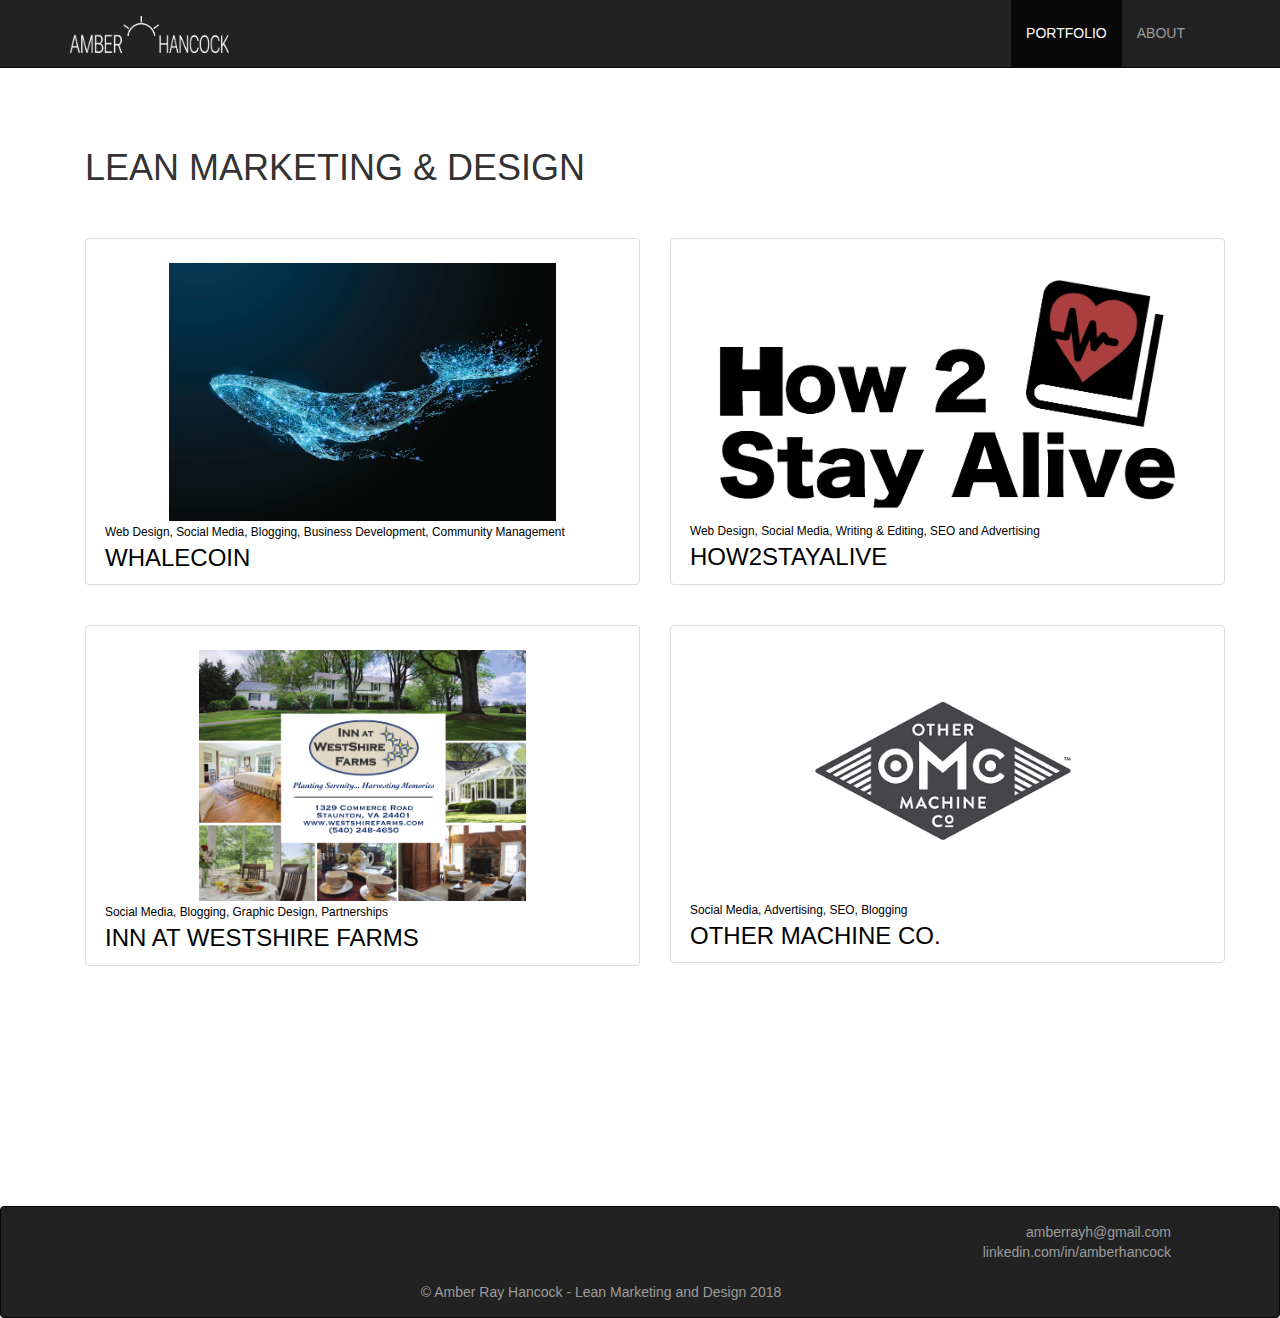
<file: index.html>
<!DOCTYPE html>
<html lang="en">
  <head>
    <meta charset="utf-8">
    <meta http-equiv="X-UA-Compatible" content="IE=edge">
    <meta name="viewport" content="width=device-width, initial-scale=1">
    <!-- The above 3 meta tags *must* come first in the head; any other head content must come *after* these tags -->
    <meta name="description" content="">
    <meta name="author" content="">

    <title>Amber Ray Hancock</title>

    <!-- Bootstrap core CSS -->
    <link href="bootstrap.min.css" rel="stylesheet">
    <link href="amber.css" rel="stylesheet">
    <link href='https://fonts.googleapis.com/css?family=Fjalla+One' rel='stylesheet' type='text/css'>

    <!-- Favicon -->    
    <link rel="icon" href="images/favicon.ico" type="image/x-icon" />

  </head>

  <body>

    <nav class="navbar navbar-inverse navbar-static-top">
      <div class="container">
        <div class="navbar-header">
          <div class="col-sm-6">
            <button type="button" class="navbar-toggle collapsed" data-toggle="collapse" data-target="#navbar" aria-expanded="false" aria-controls="navbar">
              <span class="sr-only">Toggle navigation</span>
              <span class="icon-bar"></span>
              <span class="icon-bar"></span>
              <span class="icon-bar"></span>
            </button>

          </div>
                      <a class="navbar-brand" href="/"><img id="Signature" src="images/amberlogowhite.png" width="159.375"></a>
        </div>
        <div id="navbar" class="collapse navbar-collapse">
          <ul class="nav navbar-nav pull-right" style="padding-right: 10px;">
            <li class="active"><a href="/">PORTFOLIO</a></li>
            <li><a href="/about">ABOUT</a></li>
          </ul>
        </div><!--/.nav-collapse -->
      </div>
    </nav>

    <div class="container">
      <div class="portfolio">
  	    <div class="clearfix">
          <h1 class="col-md-6" style="text-align: left;">LEAN MARKETING & DESIGN</h1>
        </div>
        <br>
        <br>
        
        <div class="container">
        <div class="row">

          <div class="col-md-6" style="text-align: left;">
            <a href="https://whalecoin.org/" target="_blank" class="thumbnail">
            <br> 
            <img src="images/whalenetwork copy 2.jpg" width="71%">
            <div class="subtitle">
            <small>Web Design, Social Media, Blogging, Business Development, Community Management</small>
            </div>
              <div class="title" style="font-size: 24px";>
                WHALECOIN
              </div>
             </a> 
            <br>
          </div>

          <div class="col-md-6" style="text-align: left;">
        		<a href="https://www.how2stayalive.com/" target="_blank" class="thumbnail">
            <br> 
            <img src="images/tiltred copy.png" width="100%">
          <div class="subtitle">
            <small>Web Design, Social Media, Writing & Editing, SEO and Advertising</small>
            </div>
              <div class="title" style="font-size: 24px">
                HOW2STAYALIVE
               </div>
              </a> 
            <br>
            </div>
        </div>

        <div class="row">

          <div class="col-md-6" style="text-align: left;">
            <a href="https://westshirefarms.com/" target="_blank" class="thumbnail">
            <br> 
            <img src="images/g4163.png" width="60%">
            <div class="subtitle">
            <small>Social Media, Blogging, Graphic Design, Partnerships</small>
            </div>
              <div class="title" style="font-size: 24px";>
                INN AT WESTSHIRE FARMS
              </div>
             </a> 
            <br>
          </div>

          <div class="col-md-6" style="text-align: left;">
            <a href="https://www.bantamtools.com/" target="_blank" class="thumbnail">
            <br> 
            <img src="images/other-machine-co-logo.png" width="61%">
          <div class="subtitle">
            <small>Social Media, Advertising, SEO, Blogging</small>
            </div>
              <div class="title" style="font-size: 24px">
                OTHER MACHINE CO.
               </div>
              </a> 
            <br>
            </div>
        </div>

        <div class="row">



            <br>
            <br>
            <br>
            <br>
            <br>
            <br>
            <br>
            <br>
            </div>
      </div>

    </div><!-- /.container -->
  </div>
</div>

<div class="navbar navbar-inverse navbar-static-bottom" id="footer">
  <div class="navbar-text container">
    <div class="row">
      <div class="col-md-6" style="text-align: left">
      </div>    
      <div class="col-md-6" style="text-align: right">
        <a style="color: #9d9d9d" href="mailto:amberrayh@gmail.com" target="_blank">amberrayh@gmail.com</a><br>
        <a style="color: #9d9d9d" target="_blank" href="http://linkedin.com/in/amberhancock">
          linkedin.com/in/amberhancock
        </a>  
      </div>
    </div>

    <div class="row">
      <div class="col-md-12">
      <br>
        <center>
          © Amber Ray Hancock - Lean Marketing and Design 2018
        </center>
      </div>
    </div>
  </div>
</div>

    <!-- Bootstrap core JavaScript
    ================================================== -->
    <!-- Placed at the end of the document so the pages load faster -->
    <script src="https://ajax.googleapis.com/ajax/libs/jquery/1.11.3/jquery.min.js"></script>
    <script src="bootstrap.min.js"></script>
    <script type="text/javascript">
      var sourceSwap = function () {
          var $this = $(this);
          var newSource = $this.data('alt-src');
          $this.data('alt-src', $this.attr('src'));
          $this.attr('src', newSource);
      }
      $(function () {
          $('img.switchable').hover(sourceSwap, sourceSwap);
      });
    </script>
  </body>
</html>
</file>
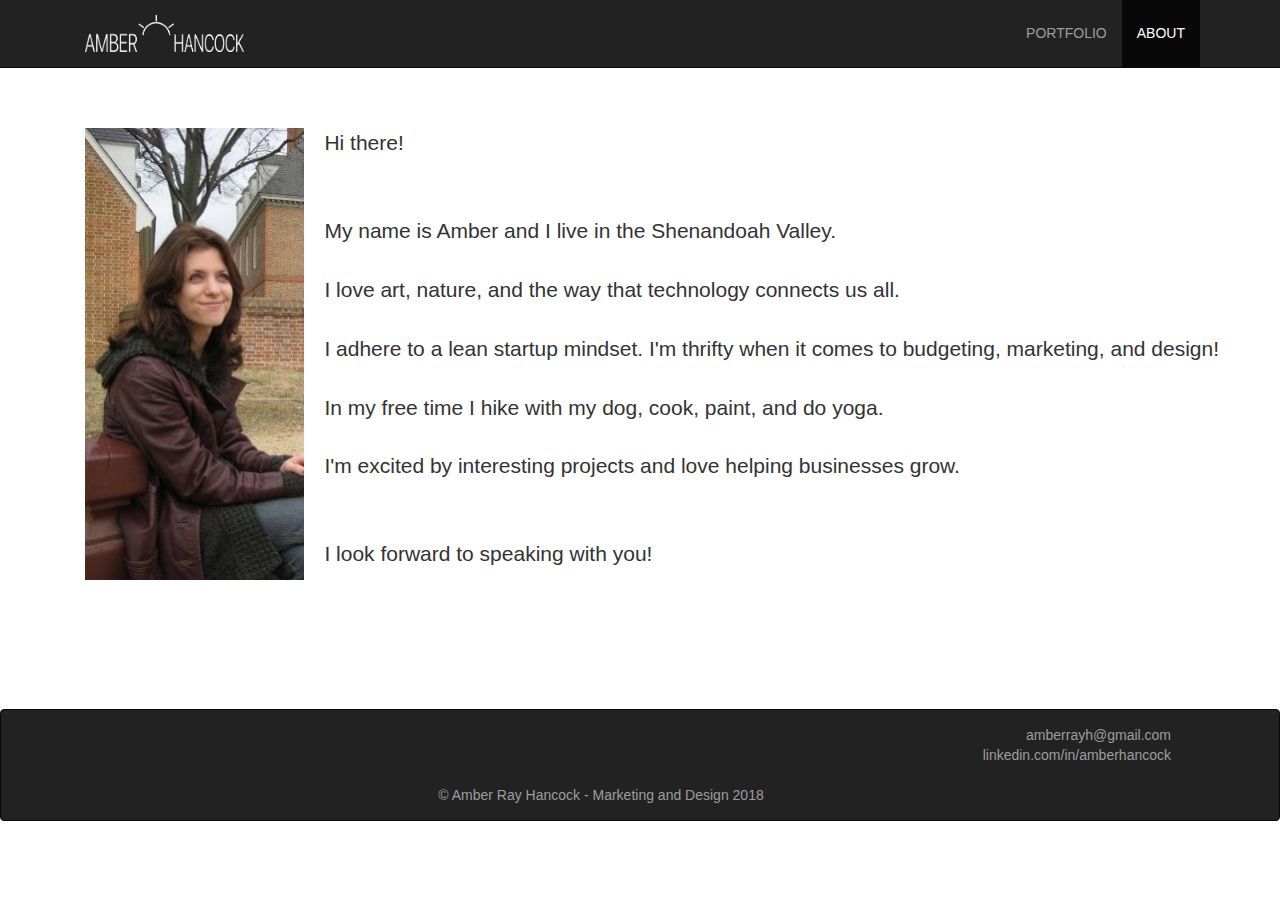
<file: about.html>
<!DOCTYPE html>
<html lang="en">
  <head>
    <meta charset="utf-8">
    <meta http-equiv="X-UA-Compatible" content="IE=edge">
    <meta name="viewport" content="width=device-width, initial-scale=1">
    <!-- The above 3 meta tags *must* come first in the head; any other head content must come *after* these tags -->
    <meta name="description" content="">
    <meta name="author" content="">

    <title>Amber Ray Hancock</title>

    <!-- Bootstrap core CSS -->
    <link href="bootstrap.min.css" rel="stylesheet">
    <link href="amber.css" rel="stylesheet">
    <link href='https://fonts.googleapis.com/css?family=Fjalla+One' rel='stylesheet' type='text/css'>

    <!-- Favicon -->    
    <link rel="icon" href="images/favicon.ico" type="image/x-icon" />
  </head>

  <body>

    <nav class="navbar navbar-inverse navbar-static-top">
      <div class="container">
        <div class="navbar-header">
          <div class="col-sm-6">
            <button type="button" class="navbar-toggle collapsed" data-toggle="collapse" data-target="#navbar" aria-expanded="false" aria-controls="navbar">
              <span class="sr-only">Toggle navigation</span>
              <span class="icon-bar"></span>
              <span class="icon-bar"></span>
              <span class="icon-bar"></span>
            </button>
            <a class="navbar-brand" href="/"><img id="Signature" src="images/amberlogowhite.png" width="159.375"></a>
          </div>
        </div>
        <div id="navbar" class="collapse navbar-collapse">
          <ul class="nav navbar-nav pull-right" style="padding-right: 10px;">
            <li><a href="/">PORTFOLIO</a></li>
            <li class="active"><a href="/about">ABOUT</a></li>
          </ul>
        </div><!--/.nav-collapse -->
      </div>
    </nav>

    <div class="container">
      <div class="portfolio">

        <div class="container">
          <div class="row">
            <div class="col-md-12" style="text-align: left;">
              <img src="images/10400952_565935269276_5473_n.jpg" class="pull-left" style="padding-right: 20px" width="21%">

              <p class="lead">
                Hi there! 
<br><br><br>
                My name is Amber and I live in the Shenandoah Valley.
<br><br>
                I love art, nature, and the way that technology connects us all.                 
<br><br>
                I adhere to a lean startup mindset. I'm thrifty when it comes to budgeting, marketing, and design! 
<br><br>
                In my free time I hike with my dog, cook, paint, and do yoga.
<br><br>
                I'm excited by interesting projects and love helping businesses grow.

<br><br><br>
                I look forward to speaking with you! 
              </p>
<br>
<br>
<br>
<br>
            </div>
          </div>   
    
        </div><!-- /.container -->
      </div><!-- /.portfolio -->
    </div><!-- /.container -->


<div class="navbar navbar-inverse navbar-static-bottom" id="footer">
  <div class="navbar-text container">
    <div class="row">
      <div class="col-md-6" style="text-align: left">
      </div>    
      <div class="col-md-6" style="text-align: right">
        <a style="color: #9d9d9d" href="mailto:amberrayh@gmail.com" target="_blank">amberrayh@gmail.com</a><br>
        <a style="color: #9d9d9d" target="_blank" href="http://linkedin.com/in/amberhancock">
          linkedin.com/in/amberhancock 
        </a>  
      </div>
    </div>

    <div class="row">
      <div class="col-md-12">
      <br>
        <center>
          © Amber Ray Hancock - Marketing and Design 2018
        </center>
      </div>
    </div>
  </div>
</div>

    <!-- Bootstrap core JavaScript
    ================================================== -->
    <!-- Placed at the end of the document so the pages load faster -->
    <script src="https://ajax.googleapis.com/ajax/libs/jquery/1.11.3/jquery.min.js"></script>
    <script src="bootstrap.min.js"></script>
  </body>
</html>
</file>
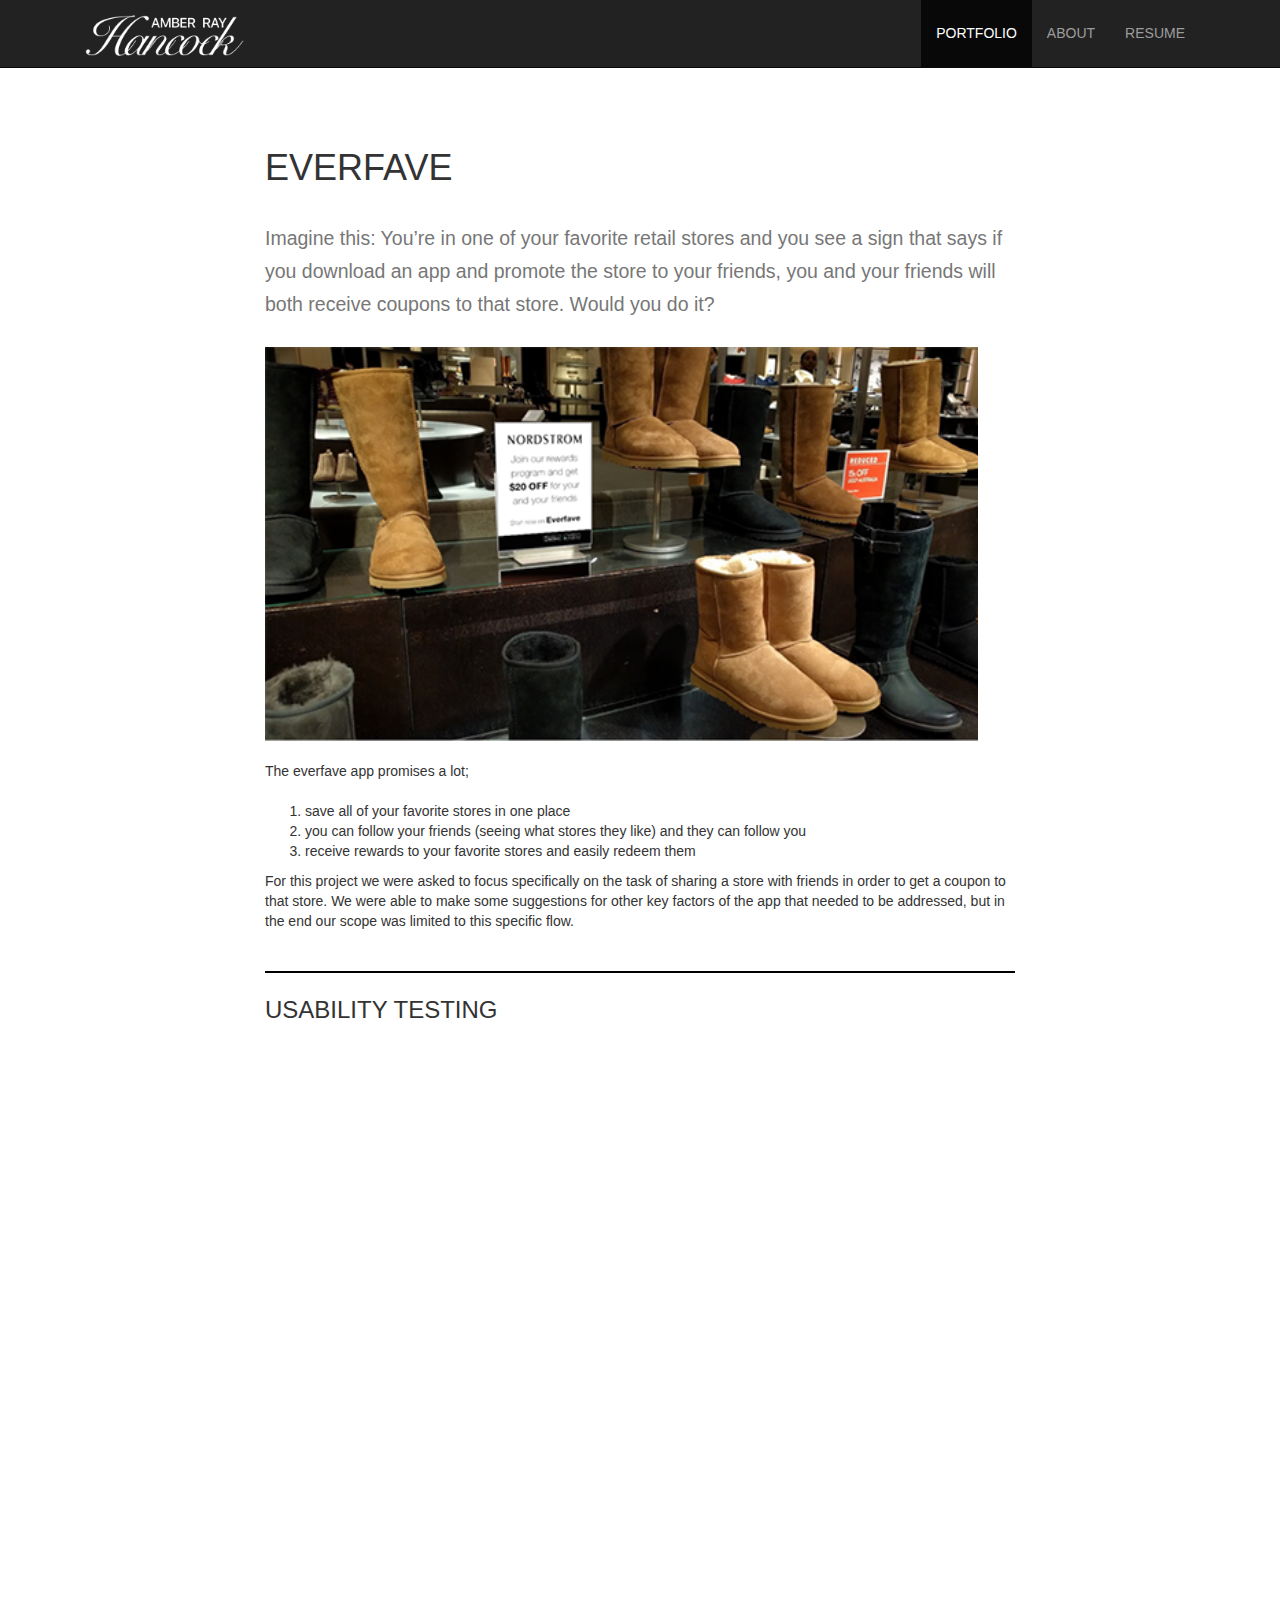
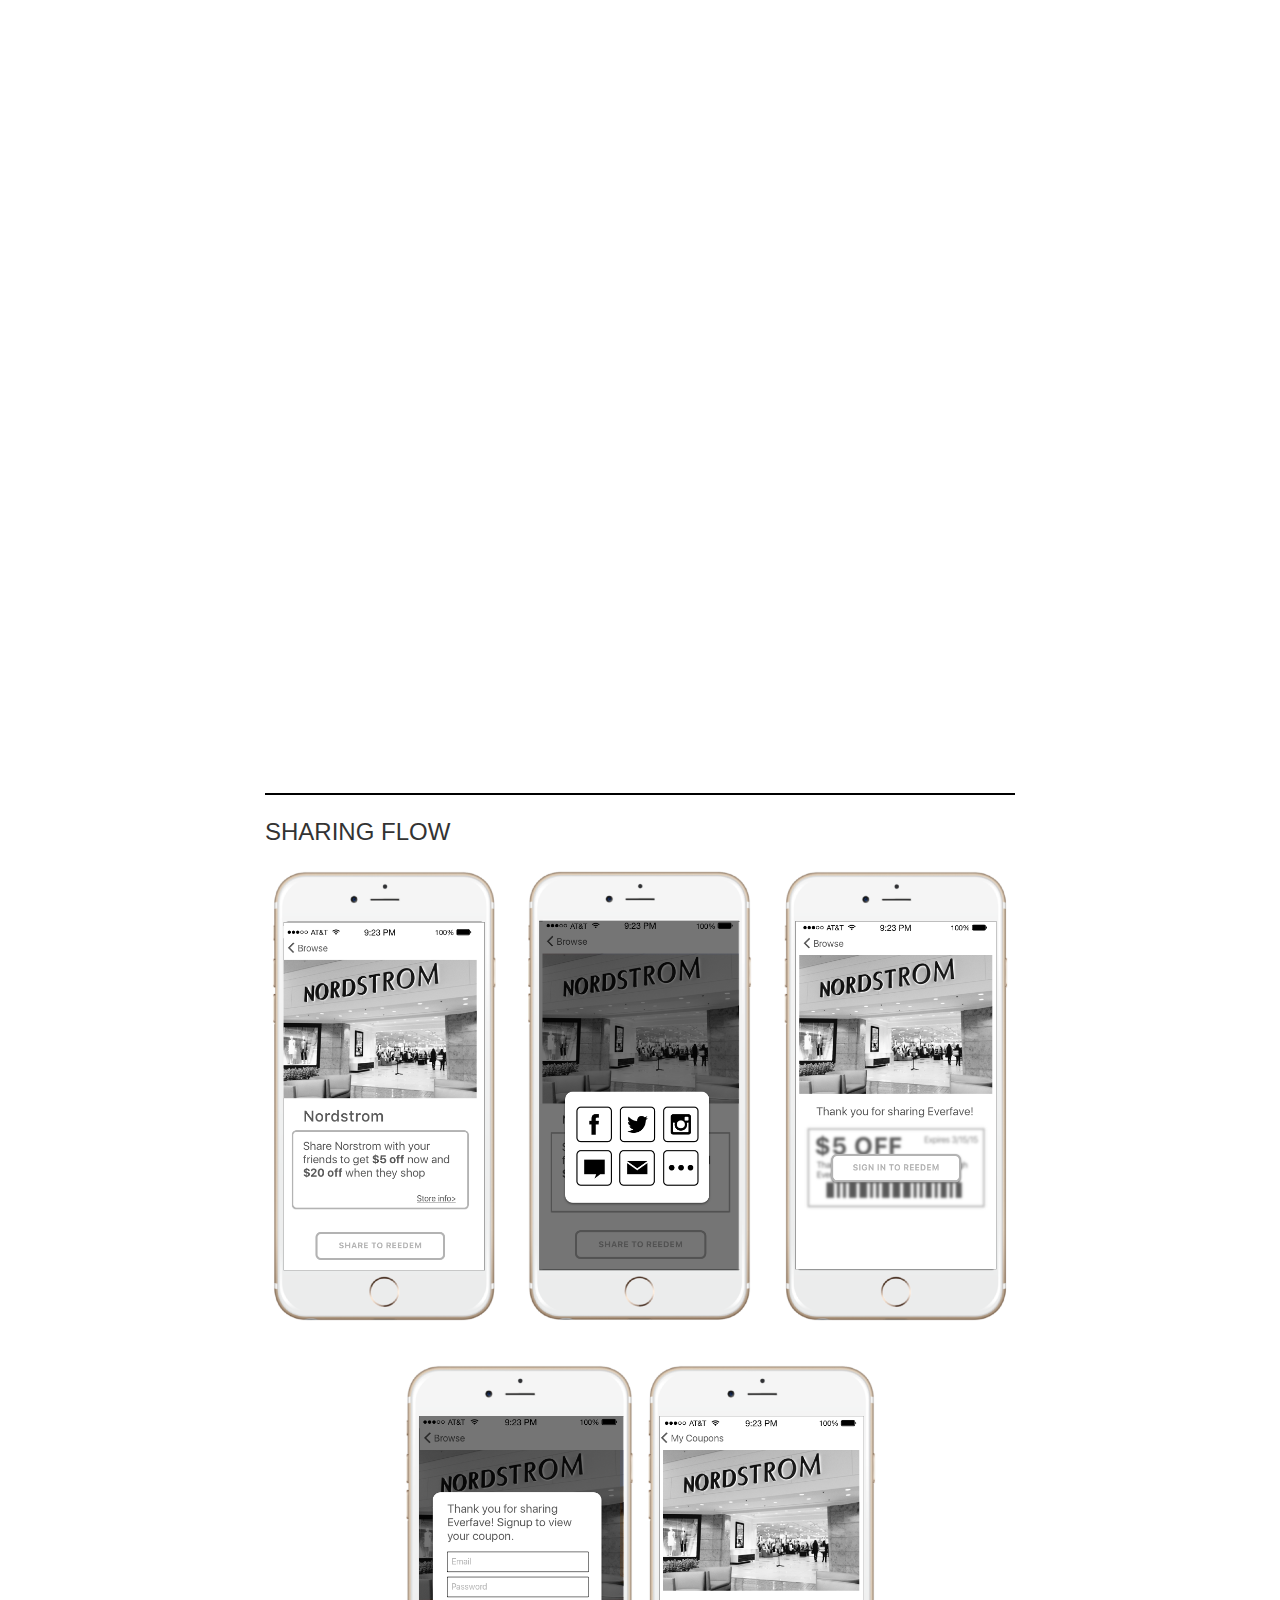
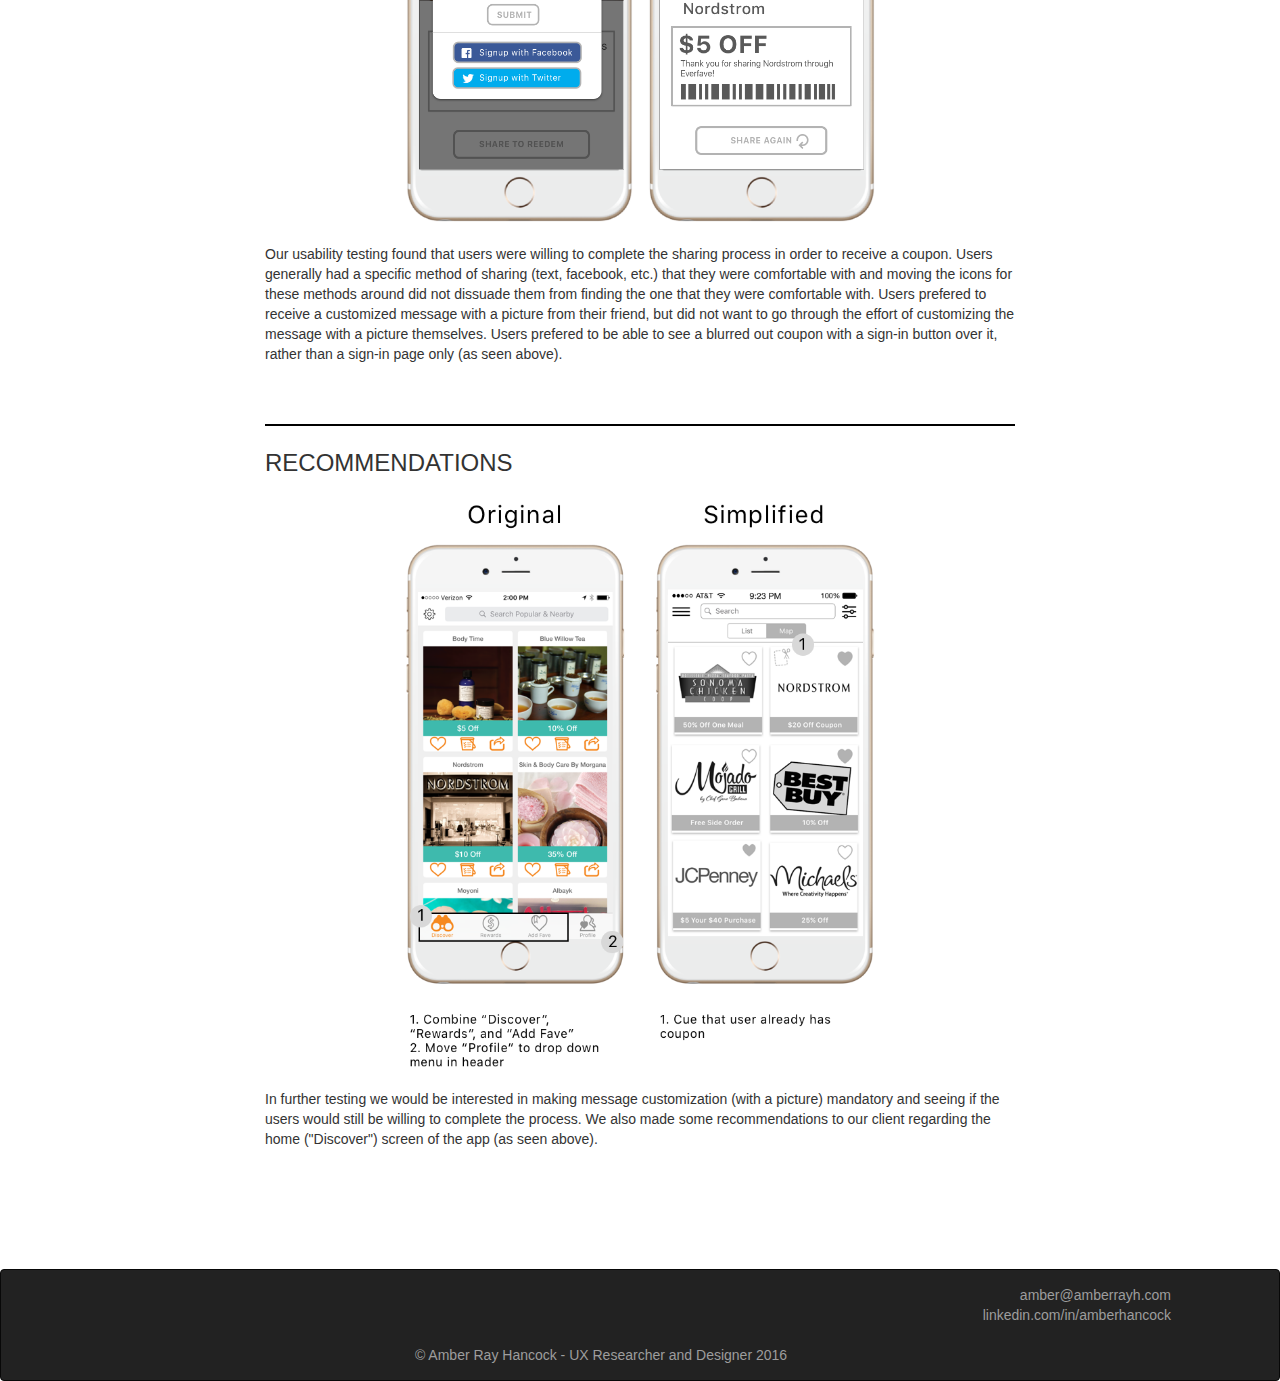
<file: everfave.html>
<!DOCTYPE html>
<html lang="en">
  <head>
    <meta charset="utf-8">
    <meta http-equiv="X-UA-Compatible" content="IE=edge">
    <meta name="viewport" content="width=device-width, initial-scale=1">
    <!-- The above 3 meta tags *must* come first in the head; any other head content must come *after* these tags -->
    <meta name="description" content="">
    <meta name="author" content="">

    <title>Amber's Website</title>

    <!-- Bootstrap core CSS -->
    <link href="bootstrap.min.css" rel="stylesheet">
    <link href="amber.css" rel="stylesheet">
  </head>

  <body>

    <nav class="navbar navbar-inverse navbar-static-top">
      <div class="container">
        <div class="navbar-header">
          <div class="col-sm-6">
            <button type="button" class="navbar-toggle collapsed" data-toggle="collapse" data-target="#navbar" aria-expanded="false" aria-controls="navbar">
              <span class="sr-only">Toggle navigation</span>
              <span class="icon-bar"></span>
              <span class="icon-bar"></span>
              <span class="icon-bar"></span>
            </button>
            <a class="navbar-brand" href="/"><img id="Signature" src="images/Signature4.png" width="159.375" height="40.969"></a>
          </div>
        </div>
        <div id="navbar" class="collapse navbar-collapse">
          <ul class="nav navbar-nav pull-right" style="padding-right: 10px;">
            <li class="active"><a href="/">PORTFOLIO</a></li>
            <li><a href="/about">ABOUT</a></li>
            <li><a href="/resume">RESUME</a></li>
          </ul>
        </div><!--/.nav-collapse -->
      </div>
    </nav>

    <div class="container">
      <div class="portfolio">
        
        <div class="row">
          <h1 class="col-md-8 col-md-offset-2" style="text-align: left;">EVERFAVE</h1>
          <br><br>
        </div>    
        
        <div class="row">
          <div class="col-md-8 col-md-offset-2" style="text-align: left;">
            <div class="project-description">
              <h2><small>Imagine this: You’re in one of your favorite retail stores and you see a sign that says if you download an app and promote the store to your friends, you and your friends will both receive coupons to that store. Would you do it?</small></h2>
              <br>
            </div>
          </div>
        </div>      
        <div class="row">
          <div class="col-md-8 col-md-offset-2" style="text-align: left;">
           <img src="images/in store sign.png" width="95%">
           <br><br>
          </div>
        </div>
        <div class="row">
          <div class="col-md-8 col-md-offset-2" style="text-align: left;">
            <div class="project-description"> 
              The everfave app promises a lot;
              <br><br>
            </div>
            <div>
              <ol>
                  <li>save all of your favorite stores in one place</li>
                  <li>you can follow your friends (seeing what stores they like) and they can follow you</li>
                  <li>receive rewards to your favorite stores and easily redeem them</li>
              </ol>For this project we were asked to focus specifically on the task of sharing a store with friends in order to get a coupon to that store. We were able to make some suggestions for other key factors of the app that needed to be addressed, but in the end our scope was limited to this specific flow.
              <br><br>
            </div>
              <hr>
          </div>
        </div>   

        <div class="row">
          <div class="col-md-8 col-md-offset-2" style="text-align: left;">
            <div class="project-title" style="font-size: 24px";>
              USABILITY TESTING
            </div>
          </div>
        </div>  

        <br>

        <div class="row">
          <div class="col-md-8 col-md-offset-2" style="text-align: left;">
            <div class="embed-responsive embed-responsive-16by9">
              <iframe width="420" height="315" src="https://www.youtube.com/embed/DAf5buXBdac" frameborder="0" allowfullscreen></iframe>
            </div>
              <br>
            <div class="embed-responsive embed-responsive-16by9">
              <iframe width="560" height="315" src="https://www.youtube.com/embed/skanPtNrgnw" frameborder="0" allowfullscreen></iframe>
            </div>
              <br>
            <div class="embed-responsive embed-responsive-16by9">
              <iframe width="560" height="315" src="https://www.youtube.com/embed/M5IDX9cBwLI" frameborder="0" allowfullscreen></iframe>
            </div>
              <br>
              <hr>  
           </div> 
        </div>

        <div class="row">
          <div class="col-md-8 col-md-offset-2" style="text-align: left;">
            <div class="project-title" style="font-size: 24px";>
              SHARING FLOW
            </div>
          </div>
        </div>   
          <br>
        <div class="row">
          <div class="col-md-8 col-md-offset-2" style="text-align: left;">
           <img src="images/EverfaveScreens1.png" width="100%">
          </div>
        </div>
            <br><br>
        <div class="row">
          <div class="col-md-8 col-md-offset-2" style="text-align: center;">
           <img src="images/EverfaveScreens2.png" width="65%">
          </div>
        </div>
        <br>
        <div class="row">
          <div class="col-md-8 col-md-offset-2" style="text-align: left;">
            <div class="project-description">
              Our usability testing found that users were willing to complete the sharing process in order to receive a coupon. Users generally had a specific method of sharing (text, facebook, etc.) that they were comfortable with and moving the icons for these methods around did not dissuade them from finding the one that they were comfortable with. Users prefered to receive a customized message with a picture from their friend, but did not want to go through the effort of customizing the message with a picture themselves. Users prefered to be able to see a blurred out coupon with a sign-in button over it, rather than a sign-in page only (as seen above).       
              <br><br>
            </div>
            <br>
            <hr>
          </div>
        </div>
        
        <div class="row">
          <div class="col-md-8 col-md-offset-2" style="text-align: left;">
            <div class="project-title" style="font-size: 24px";>
              RECOMMENDATIONS
            </div>
          </div>
        </div>   
          <br>

        <div class="row">
          <div class="col-md-8 col-md-offset-2" style="text-align: center;">
           <img src="images/OriginalSimplified.png" width="100%">
          </div>
        </div>
        <br>

        <div class="row">
          <div class="col-md-8 col-md-offset-2" style="text-align: left;">
            <div class="project-description">
              In further testing we would be interested in making message customization (with a picture) mandatory and seeing if the users would still be willing to complete the process. We also made some recommendations to our client regarding the home ("Discover") screen of the app (as seen above).   
              <br><br>
            </div>
            <br>
          </div>
        </div>
              <br>
              <br> 

      </div><!-- /.portfolio -->
    </div><!-- /.container -->


<div class="navbar navbar-inverse navbar-static-bottom" id="footer">
  <div class="navbar-text container">
    <div class="row">
      <div class="col-md-6" style="text-align: left">
      </div>    
      <div class="col-md-6" style="text-align: right">
        <a style="color: #9d9d9d" href="mailto:amber@amberrayh.com" target="_blank">amber@amberrayh.com</a><br>
        <a style="color: #9d9d9d" target="_blank" href="http://linkedin.com/in/amberhancock">
          linkedin.com/in/amberhancock 
        </a>  
      </div>
    </div>

    <div class="row">
      <div class="col-md-12">
      <br>
        <center>
          © Amber Ray Hancock - UX Researcher and Designer 2016
        </center>
      </div>
    </div>
  </div>
</div>

    <!-- Bootstrap core JavaScript
    ================================================== -->
    <!-- Placed at the end of the document so the pages load faster -->
    <script src="https://ajax.googleapis.com/ajax/libs/jquery/1.11.3/jquery.min.js"></script>
    <script src="bootstrap.min.js"></script>
  </body>
</html>
</file>
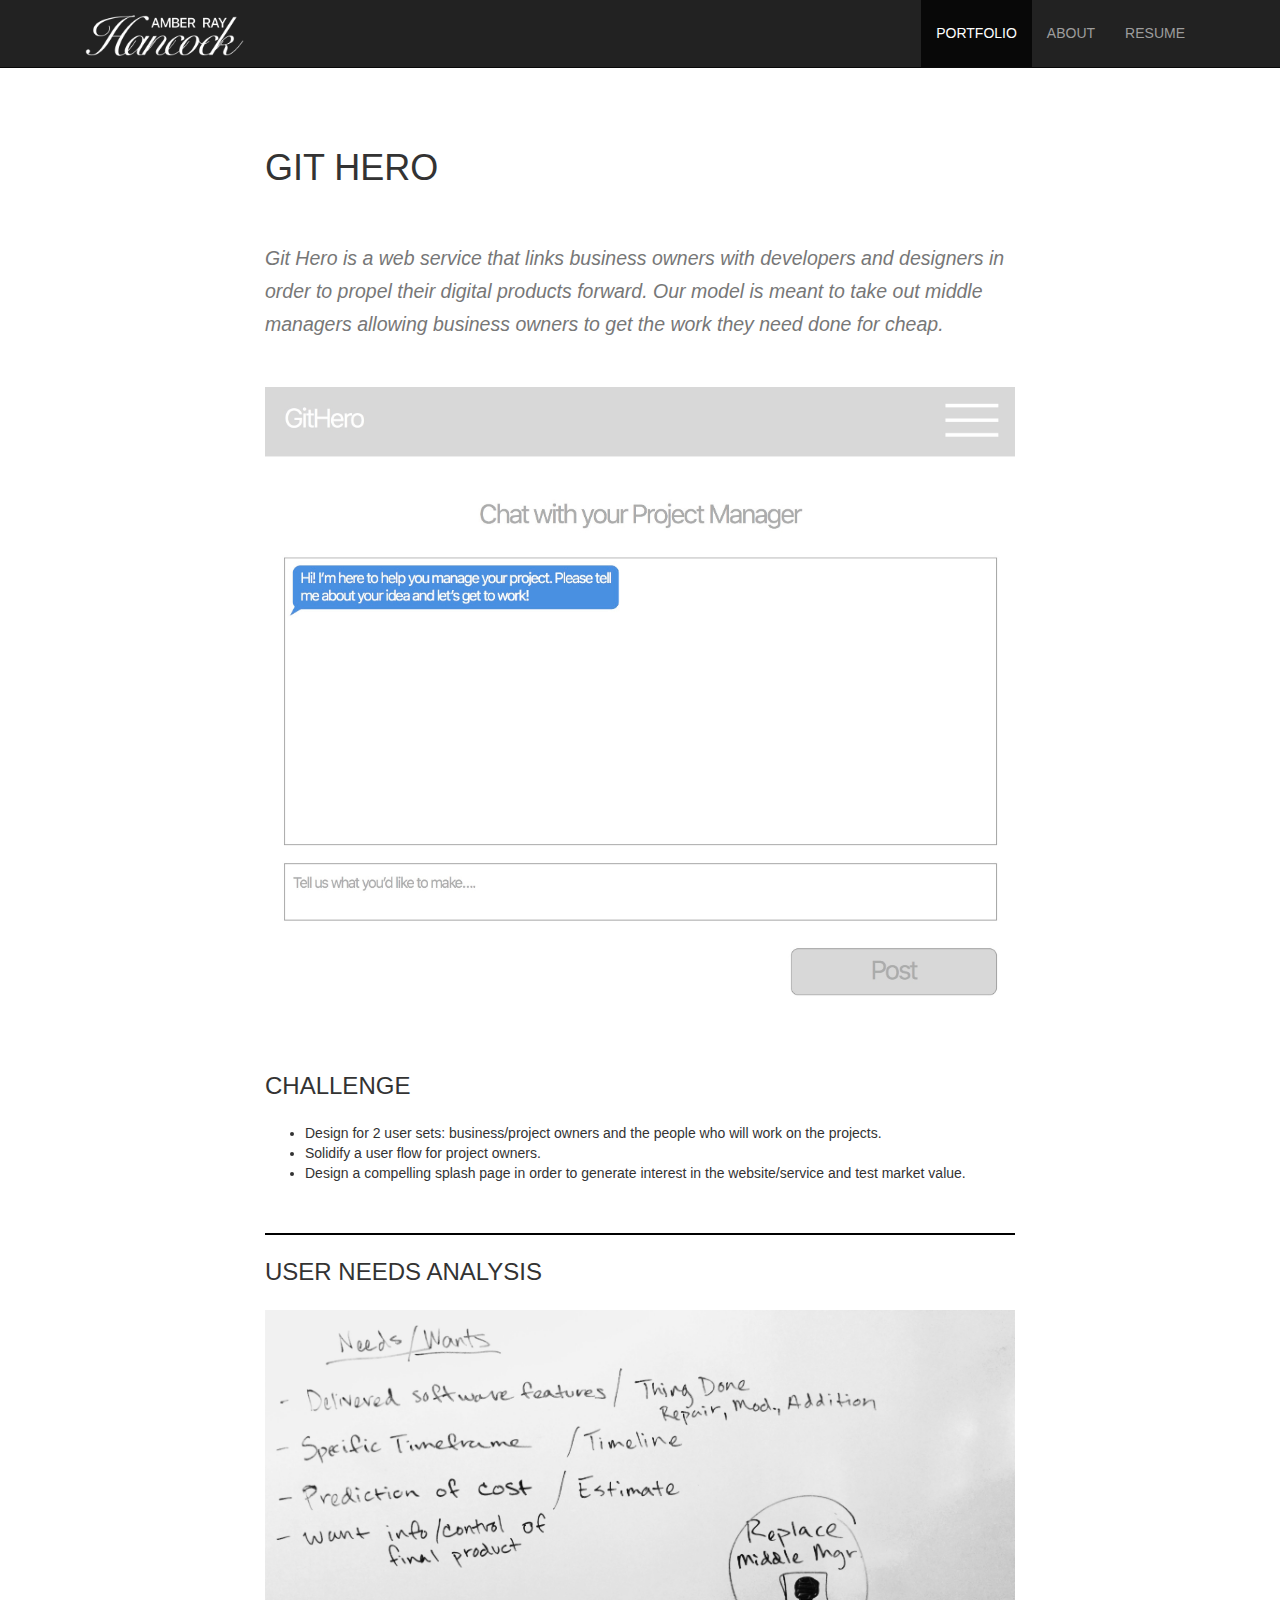
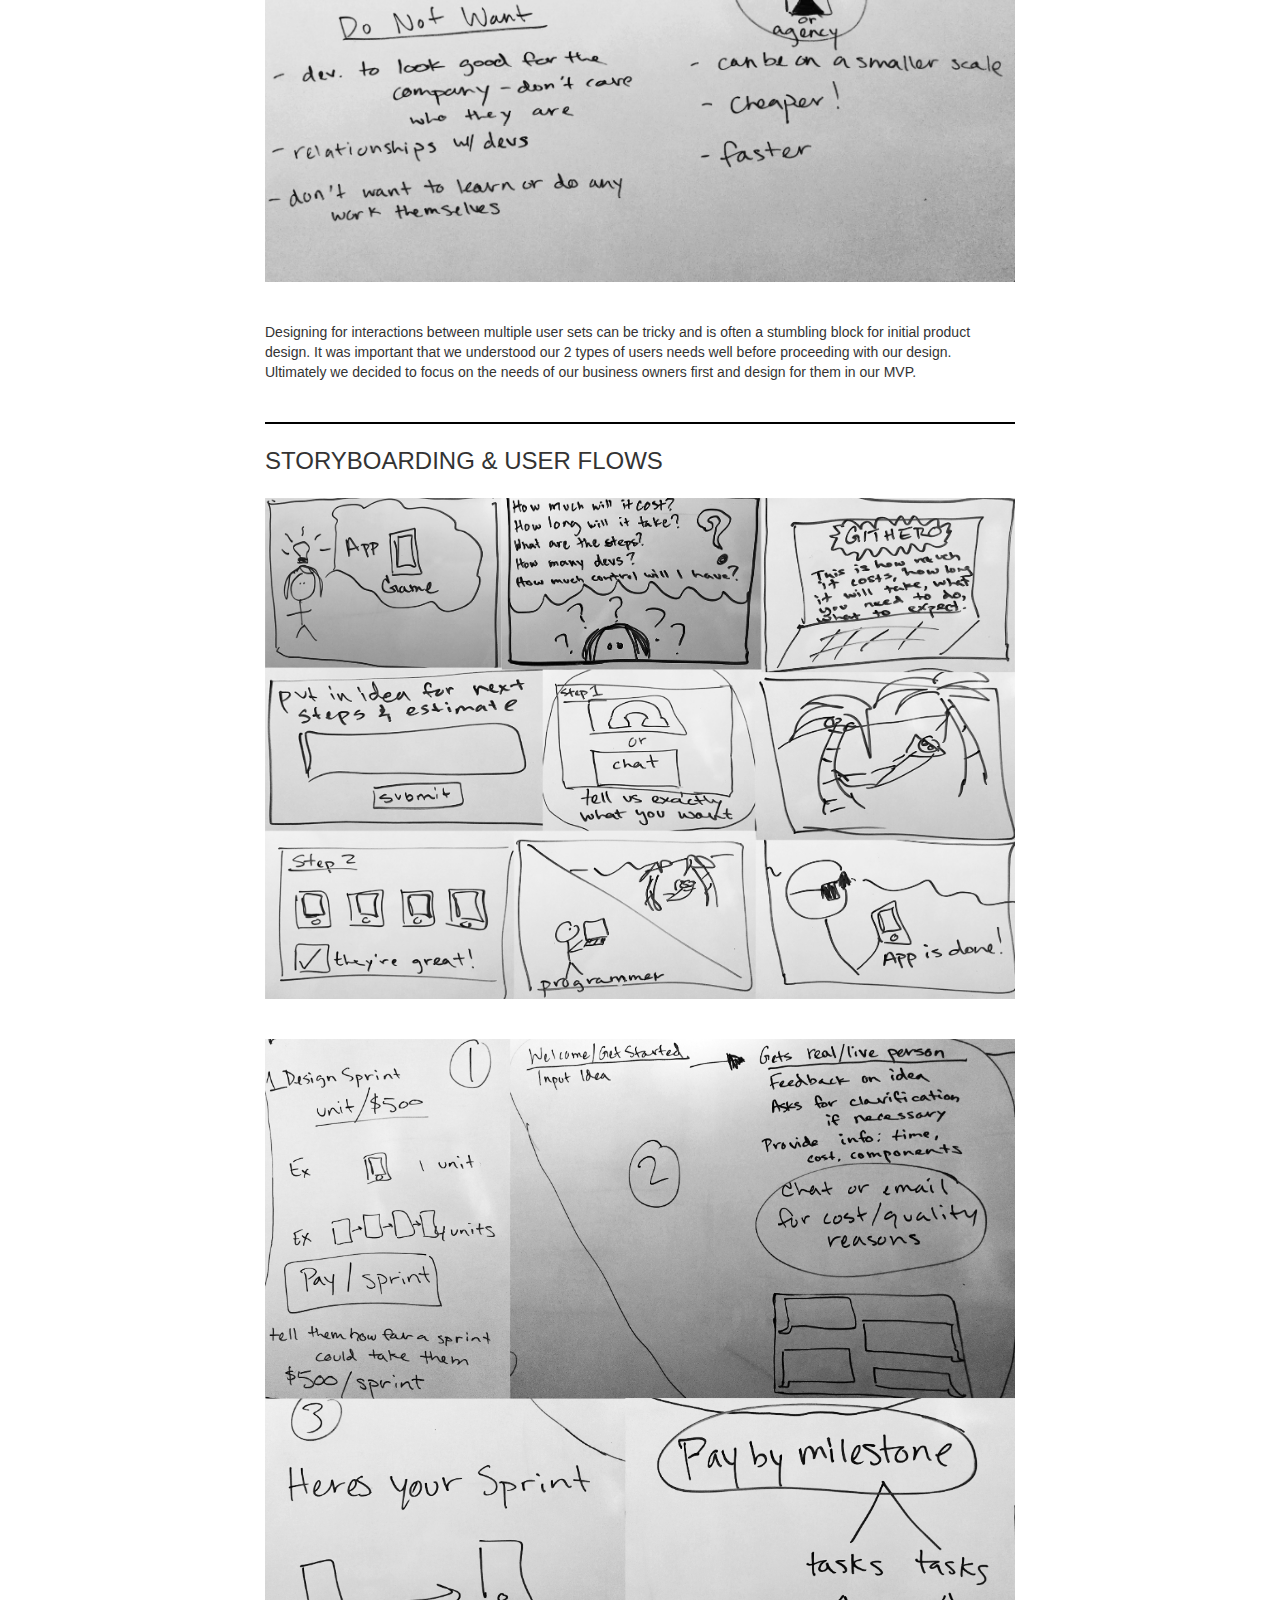
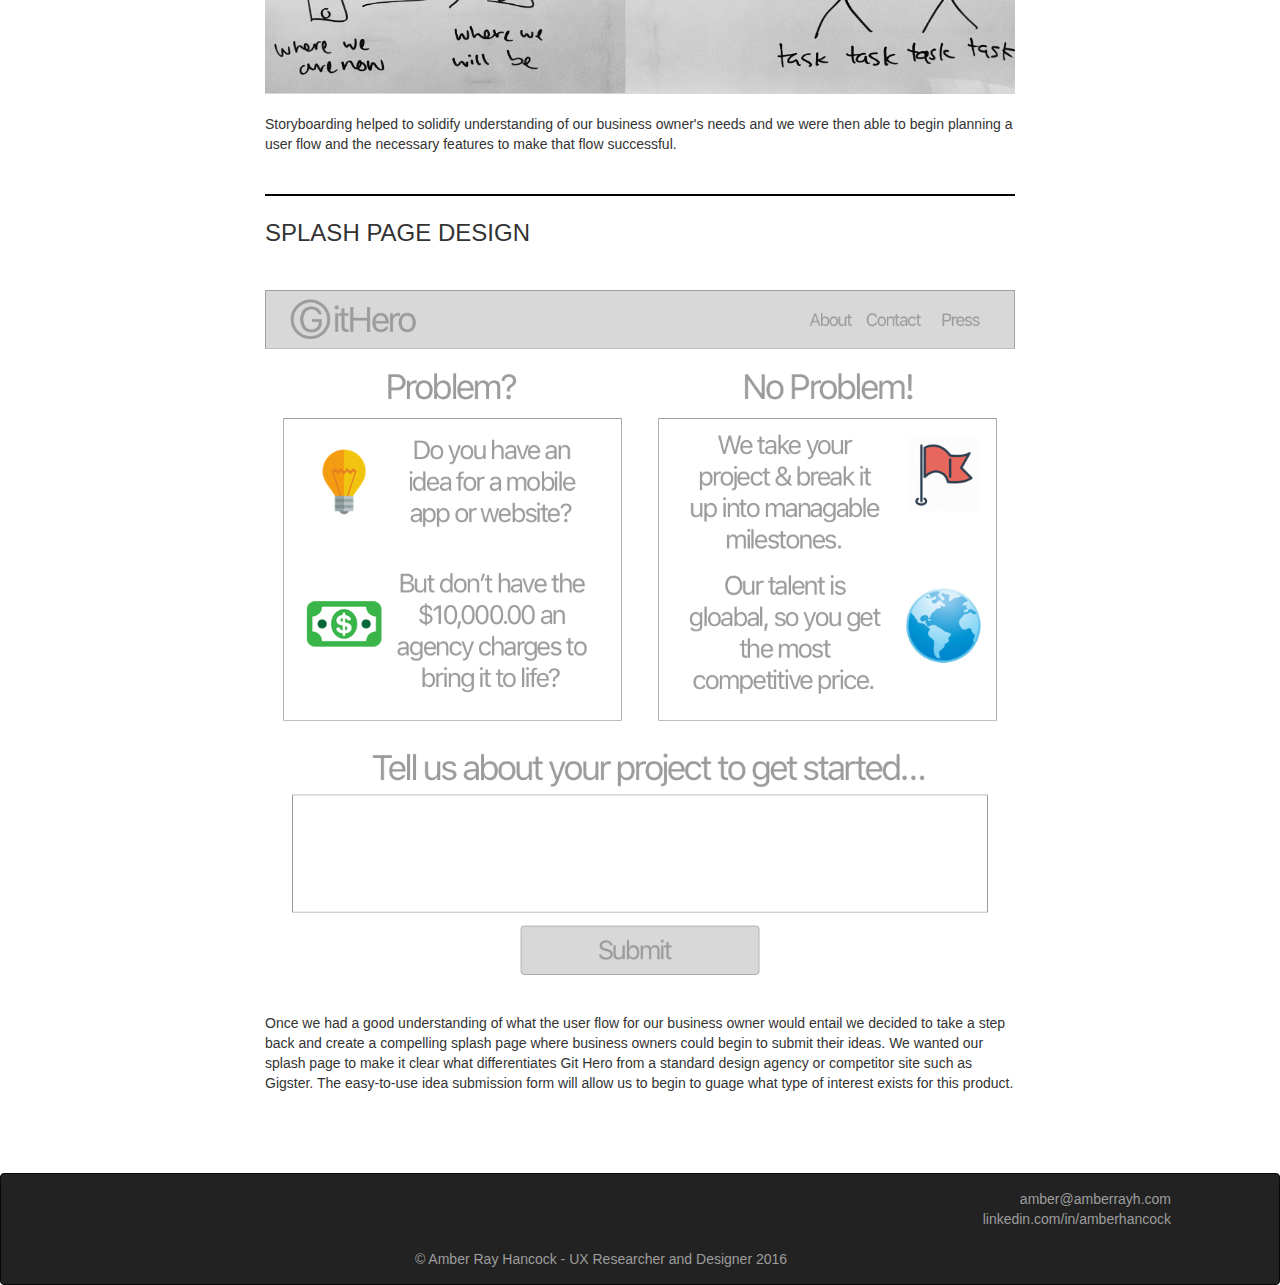
<file: githero.html>
<!DOCTYPE html>
<html lang="en">
  <head>
    <meta charset="utf-8">
    <meta http-equiv="X-UA-Compatible" content="IE=edge">
    <meta name="viewport" content="width=device-width, initial-scale=1">
    <!-- The above 3 meta tags *must* come first in the head; any other head content must come *after* these tags -->
    <meta name="description" content="">
    <meta name="author" content="">

    <title>Amber's Website</title>

    <!-- Bootstrap core CSS -->
    <link href="bootstrap.min.css" rel="stylesheet">
    <link href="amber.css" rel="stylesheet">
  </head>

  <body>

    <nav class="navbar navbar-inverse navbar-static-top">
      <div class="container">
        <div class="navbar-header">
          <div class="col-sm-6">
            <button type="button" class="navbar-toggle collapsed" data-toggle="collapse" data-target="#navbar" aria-expanded="false" aria-controls="navbar">
              <span class="sr-only">Toggle navigation</span>
              <span class="icon-bar"></span>
              <span class="icon-bar"></span>
              <span class="icon-bar"></span>
            </button>
            <a class="navbar-brand" href="/"><img id="Signature" src="images/Signature4.png" width="159.375" height="40.969" ></a>
          </div>
        </div>
        <div id="navbar" class="collapse navbar-collapse">
          <ul class="nav navbar-nav pull-right" style="padding-right: 10px;">
            <li class="active"><a href="/">PORTFOLIO</a></li>
            <li><a href="/about">ABOUT</a></li>
            <li><a href="/resume">RESUME</a></li>
          </ul>
        </div><!--/.nav-collapse -->
      </div>
    </nav>

    <div class="container">
      <div class="portfolio">
        <div class="row">
          <h1 class="col-md-8 col-md-offset-2" style="text-align: left;">GIT HERO</h1>
          <br><br>
        </div>    
        
        <div class="row">
          <div class="col-md-8 col-md-offset-2" style="text-align: left;">
            <div class="project-description">
              <br>
              <h2><small><em>Git Hero is a web service that links business owners with developers and designers in order to propel their digital products forward. Our model is meant to take out middle managers allowing business owners to get the work they need done for cheap.</em></small></h2>
              <br><br>
            </div>
          </div>
        </div>  

        <div class="row">
          <div class="col-md-8 col-md-offset-2">
            <img src="images/Chat Interface.jpg" width="100%">
          </div>
        </div>
        <div class="row">
          <div class="col-md-8 col-md-offset-2" style="text-align: left;">
            <div class="project-title" style="font-size: 24px";>
              CHALLENGE
            </div>
          </div>
        </div>  
        
        <div class="row">
          <div class="col-md-8 col-md-offset-2" style="text-align: left;">
            <div class="project-description">
              <br>

              <ul>
                  <li>Design for 2 user sets: business/project owners and the people who will work on the projects. </li>
                  <li>Solidify a user flow for project owners. </li>
                  <li>Design a compelling splash page in order to generate interest in the website/service and test market value.</li>
              </ul>
              <br>
            </div>
            <hr>
          </div> 
        </div>

        <div class="row">
          <div class="col-md-8 col-md-offset-2" style="text-align: left;">
            <div class="project-title" style="font-size: 24px";>
              USER NEEDS ANALYSIS
            </div>
              <br>
          </div>
        </div>  

        <div class="row">
          <div class="col-md-8 col-md-offset-2" style="text-align: left;">
            <img src="images/needswants.JPG" width="100%">
          </div>
        </div>
        <br>
        <div class="row">
          <div class="col-md-8 col-md-offset-2" style="text-align: left;">
            <div class="project-description">
              <br>
              Designing for interactions between multiple user sets can be tricky and is often a stumbling block for initial product design. It was important that we understood our 2 types of users needs well before proceeding with our design. Ultimately we decided to focus on the needs of our business owners first and design for them in our MVP.
              <br><br>
            </div>
              <hr>
          </div>
        </div>   

        <div class="row">
          <div class="col-md-8 col-md-offset-2" style="text-align: left;">
            <div class="project-title" style="font-size: 24px";>
              STORYBOARDING & USER FLOWS
            </div>
              <br>
          </div>
        </div>   

        <div class="row">
          <div class="col-md-8 col-md-offset-2" style="text-align: left;">
            <img src="images/storyboard.png"width="100%">
          </div>
        </div>   

        <br><br>

        <div class="row">
          <div class="col-md-8 col-md-offset-2" style="text-align: left;">
            <img src="images/userflow.png"width="100%">
          </div>
        </div>   

        <div class="row">
          <div class="col-md-8 col-md-offset-2" style="text-align: left;">
            <div class="project-description">
              <br>
              Storyboarding helped to solidify understanding of our business owner's needs and we were then able to begin planning a user flow and the necessary features to make that flow successful.
              <br><br>
            </div>
              <hr>
          </div>
        </div>   
        <div class="row">
          <div class="col-md-8 col-md-offset-2" style="text-align: left;">
            <div class="project-title" style="font-size: 24px";>
              SPLASH PAGE DESIGN
            </div>
          </div>
        </div>   
          <br>

        <div class="row">
          <div class="col-md-8 col-md-offset-2" style="text-align: left;">
           <br>
           <img src="images/SplashPage1.png" width="100%">
           </a>
          </div>
        </div>
          <br>
        
        <div class="row">
          <div class="col-md-8 col-md-offset-2" style="text-align: left;">
            <div class="project-description">
              Once we had a good understanding of what the user flow for our business owner would entail we decided to take a step back and create a compelling splash page where business owners could begin to submit their ideas. We wanted our splash page to make it clear what differentiates Git Hero from a standard design agency or competitor site such as Gigster. The easy-to-use idea submission form will allow us to begin to guage what type of interest exists for this product.
              <br><br>
            </div>
          </div>
        </div>

          <br>

        </div><!-- /.container -->
      </div><!-- /.portfolio -->
    </div><!-- /.container -->


<div class="navbar navbar-inverse navbar-static-bottom" id="footer">
  <div class="navbar-text container">
    <div class="row">
      <div class="col-md-6" style="text-align: left">
      </div>    
      <div class="col-md-6" style="text-align: right">
        <a style="color: #9d9d9d" href="mailto:amber@amberrayh.com" target="_blank">amber@amberrayh.com</a><br>
        <a style="color: #9d9d9d" target="_blank" href="http://linkedin.com/in/amberhancock">
          linkedin.com/in/amberhancock 
        </a>  
      </div>
    </div>

    <div class="row">
      <div class="col-md-12">
      <br>
        <center>
          © Amber Ray Hancock - UX Researcher and Designer 2016
        </center>
      </div>
    </div>
  </div>
</div>

    <!-- Bootstrap core JavaScript
    ================================================== -->
    <!-- Placed at the end of the document so the pages load faster -->
    <script src="https://ajax.googleapis.com/ajax/libs/jquery/1.11.3/jquery.min.js"></script>
    <script src="bootstrap.min.js"></script>
  </body>
</html>
</file>
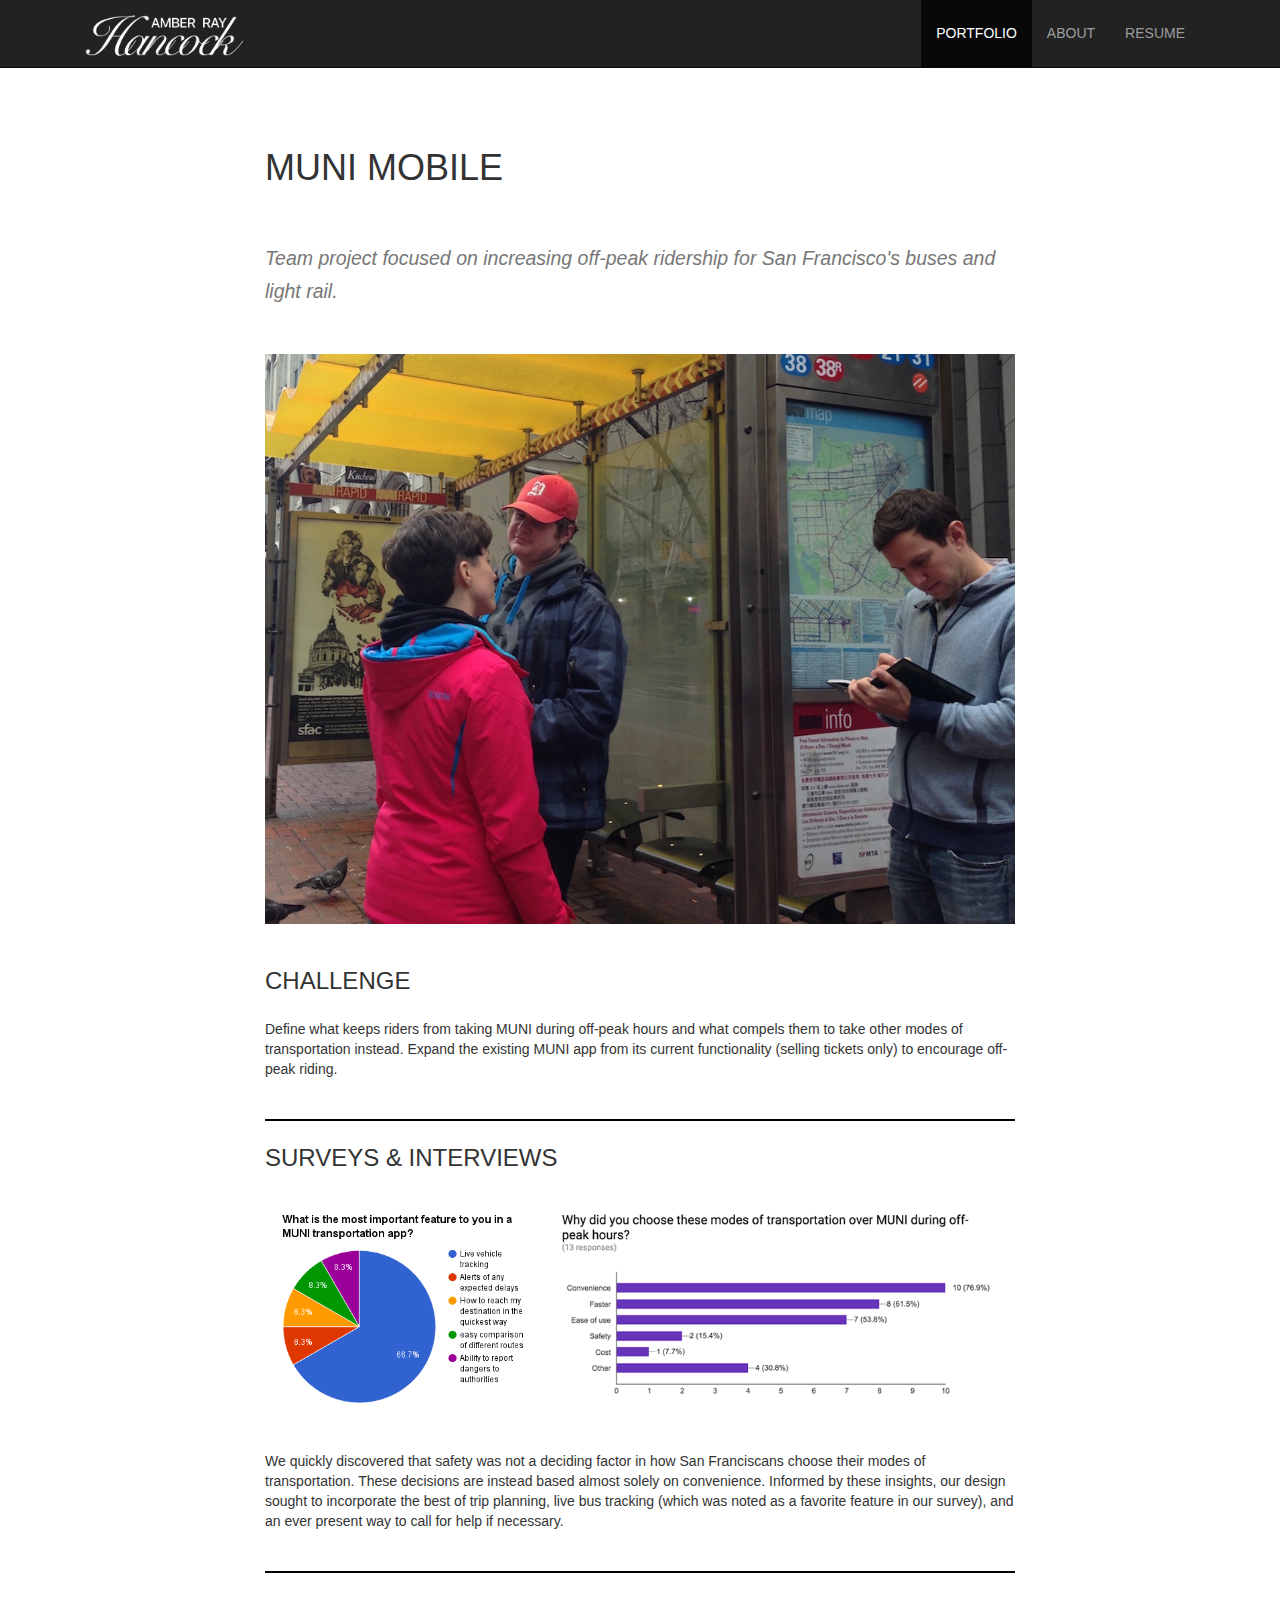
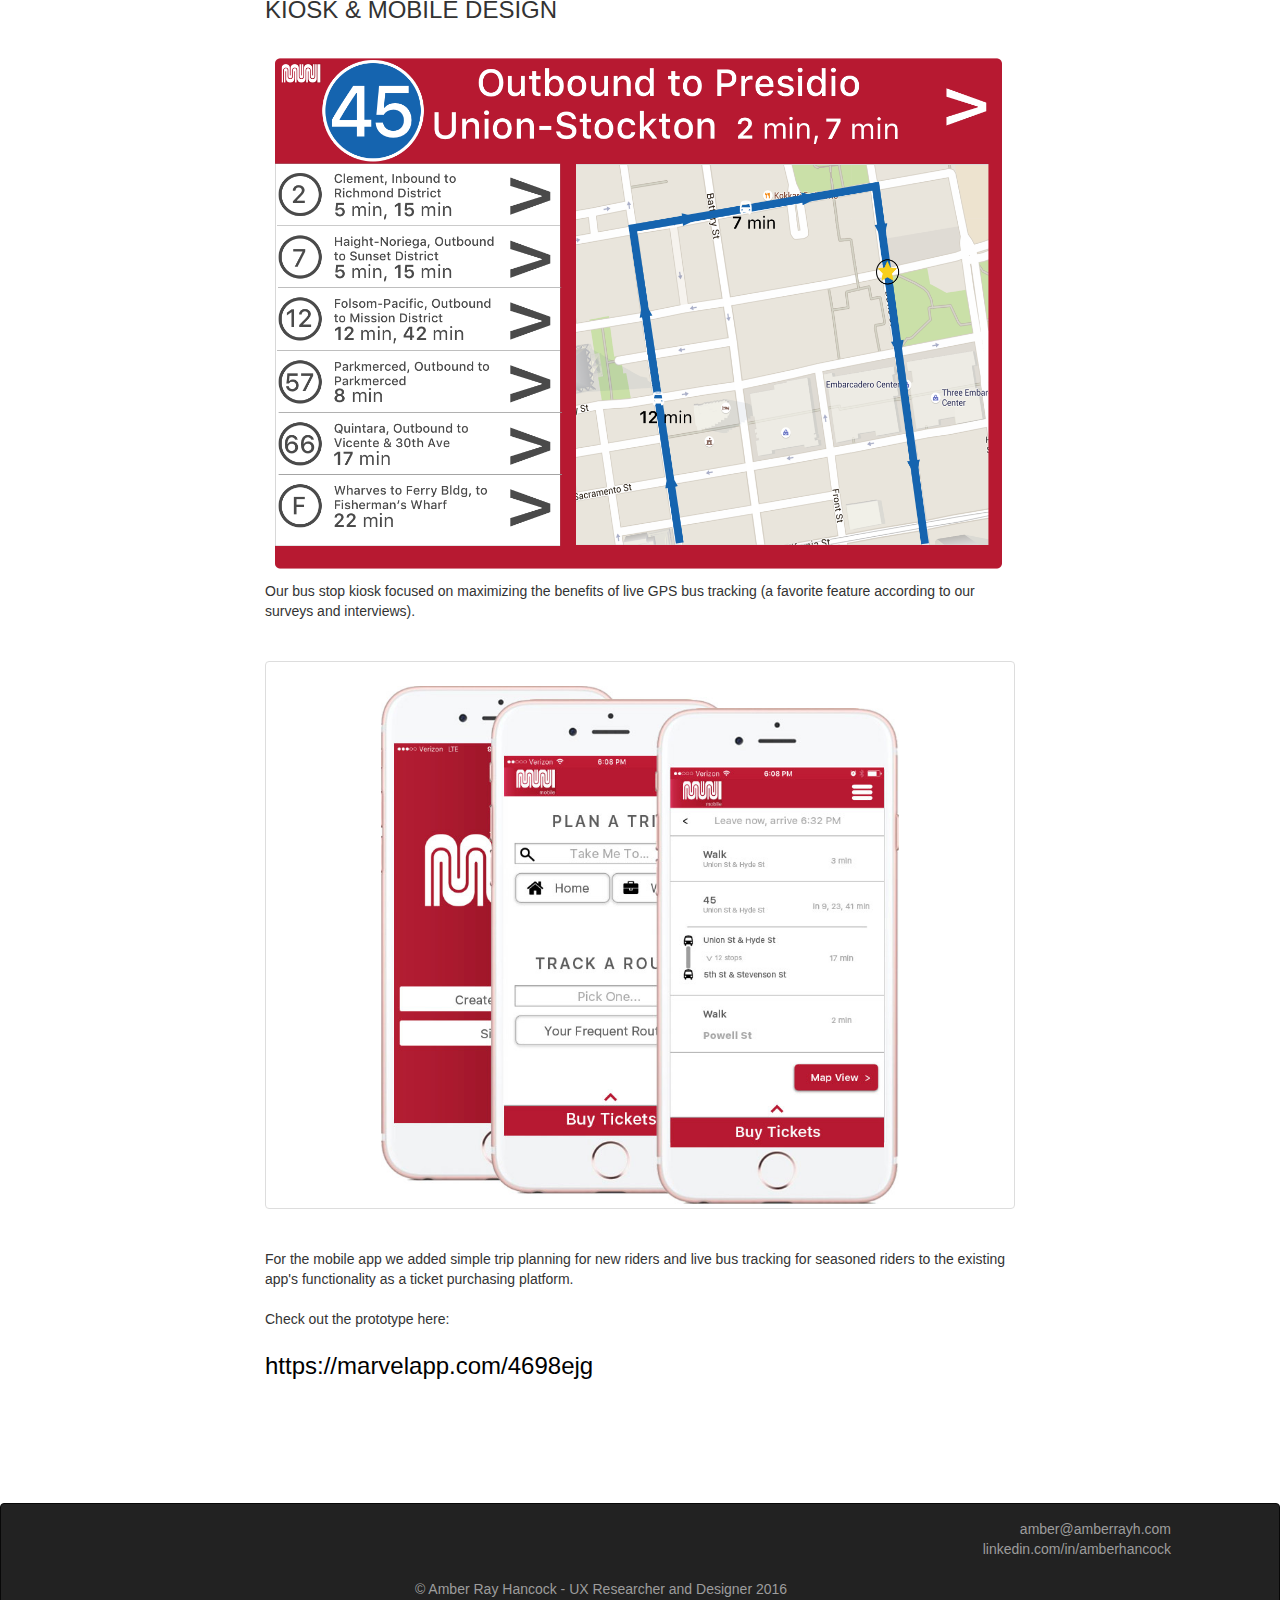
<file: muni.html>
<!DOCTYPE html>
<html lang="en">
  <head>
    <meta charset="utf-8">
    <meta http-equiv="X-UA-Compatible" content="IE=edge">
    <meta name="viewport" content="width=device-width, initial-scale=1">
    <!-- The above 3 meta tags *must* come first in the head; any other head content must come *after* these tags -->
    <meta name="description" content="">
    <meta name="author" content="">

    <title>Amber's Website</title>

    <!-- Bootstrap core CSS -->
    <link href="bootstrap.min.css" rel="stylesheet">
    <link href="amber.css" rel="stylesheet">
  </head>

  <body>

    <nav class="navbar navbar-inverse navbar-static-top">
      <div class="container">
        <div class="navbar-header">
          <div class="col-sm-6">
            <button type="button" class="navbar-toggle collapsed" data-toggle="collapse" data-target="#navbar" aria-expanded="false" aria-controls="navbar">
              <span class="sr-only">Toggle navigation</span>
              <span class="icon-bar"></span>
              <span class="icon-bar"></span>
              <span class="icon-bar"></span>
            </button>
            <a class="navbar-brand" href="/"><img id="Signature" src="images/Signature4.png" width="159.375" height="40.969" ></a>
          </div>
        </div>
        <div id="navbar" class="collapse navbar-collapse">
          <ul class="nav navbar-nav pull-right" style="padding-right: 10px;">
            <li class="active"><a href="/">PORTFOLIO</a></li>
            <li><a href="/about">ABOUT</a></li>
            <li><a href="/resume">RESUME</a></li>
          </ul>
        </div><!--/.nav-collapse -->
      </div>
    </nav>

    <div class="container">
      <div class="portfolio">
        <div class="row">
          <h1 class="col-md-8 col-md-offset-2" style="text-align: left;">MUNI MOBILE</h1>
          <br><br>
        </div>    
        
        <div class="row">
          <div class="col-md-8 col-md-offset-2" style="text-align: left;">
            <div class="project-description">
              <br>
              <h2><small><em>Team project focused on increasing off-peak ridership for San Francisco's  buses and light rail.</em></small></h2>
              <br><br>
            </div>
          </div>
        </div>  

        <div class="row">
          <div class="col-md-8 col-md-offset-2">
            <img src="images/busstop2.JPG" width="100%">
          </div>
        </div>
<br> <br>         

        <div class="row">
          <div class="col-md-8 col-md-offset-2" style="text-align: left;">
            <div class="project-title" style="font-size: 24px";>
              CHALLENGE
            </div>
          </div>
        </div>  
        
        <div class="row">
          <div class="col-md-8 col-md-offset-2" style="text-align: left;">
            <div class="project-description">
              <br>
              Define what keeps riders from taking MUNI during off-peak hours and what compels them to take other modes of transportation instead. Expand the existing MUNI app from its current functionality (selling tickets only) to encourage off-peak riding.
              <br><br>
            </div>
              <hr> 
           </div> 
        </div>

        <div class="row">
          <div class="col-md-8 col-md-offset-2" style="text-align: left;">
            <div class="project-title" style="font-size: 24px";>
              SURVEYS & INTERVIEWS
            </div>
              <br>
          </div>
        </div>   

        <div class="row">
          <div class="col-md-8 col-md-offset-2" style="text-align: left;">
            <img src="images/MUNI_SURVEYS_INTERVIEWS copy.png"width="100%">
          </div>
        </div>   

        <div class="row">
          <div class="col-md-8 col-md-offset-2" style="text-align: left;">
            <div class="project-description">
              <br>
              We quickly discovered that safety was not a deciding factor in how San Franciscans choose their modes of transportation. These decisions are instead based almost solely on convenience. Informed by these insights, our design sought to incorporate the best of trip planning, live bus tracking (which was noted as a favorite feature in our survey), and an ever present way to call for help if necessary.
              <br><br>
            </div>
              <hr>
          </div>
        </div>   

        <div class="row">
          <div class="col-md-8 col-md-offset-2" style="text-align: left;">
            <div class="project-title" style="font-size: 24px";>
              KIOSK & MOBILE DESIGN
            </div>
          </div>
        </div>   
          <br>

        <div class="row">
          <div class="col-md-8 col-md-offset-2" style="text-align: left;">
           <img src="images/Kiosk Screen copy.png" width="100%">
          </div>
        </div>
        
        <div class="row">
          <div class="col-md-8 col-md-offset-2" style="text-align: left;">
            <div class="project-description">
              Our bus stop kiosk focused on maximizing the benefits of live GPS bus tracking (a favorite feature according to our surveys and interviews).
              <br><br>
            </div>
            <br>
          </div>
        </div>

        <div class="row">
          <div class="col-md-8 col-md-offset-2" style="text-align: center;">
           <a href="https://marvelapp.com/4698ejg" class="thumbnail">
           <br>
           <img src="images/MUNI_Phones.jpg" width="70%">
           </a>
          </div>
        </div>
          <br>
        
        <div class="row">
          <div class="col-md-8 col-md-offset-2" style="text-align: left;">
            <div class="project-description">
              For the mobile app we added simple trip planning for new riders and live bus tracking for seasoned riders to the existing app's functionality as a ticket purchasing platform.
              <br><br>
              Check out the prototype here: 
            </div>
            <br>
          </div>
        </div>

        <div class="row">
          <div class="col-md-8 col-md-offset-2" style="text-align: left;">
              <a class="project-title" style="font-size: 24px"; style="color: #9d9d9d" target="_blank" href="https://marvelapp.com/4698ejg">https://marvelapp.com/4698ejg
              </a>  
          </div>
        </div>  
              <br>
              <br>
              <br>
              <br> 

        </div><!-- /.container -->
      </div><!-- /.portfolio -->
    </div><!-- /.container -->


<div class="navbar navbar-inverse navbar-static-bottom" id="footer">
  <div class="navbar-text container">
    <div class="row">
      <div class="col-md-6" style="text-align: left">
      </div>    
      <div class="col-md-6" style="text-align: right">
        <a style="color: #9d9d9d" href="mailto:amber@amberrayh.com" target="_blank">amber@amberrayh.com</a><br>
        <a style="color: #9d9d9d" target="_blank" href="http://linkedin.com/in/amberhancock">
          linkedin.com/in/amberhancock 
        </a>  
      </div>
    </div>

    <div class="row">
      <div class="col-md-12">
      <br>
        <center>
          © Amber Ray Hancock - UX Researcher and Designer 2016
        </center>
      </div>
    </div>
  </div>
</div>

    <!-- Bootstrap core JavaScript
    ================================================== -->
    <!-- Placed at the end of the document so the pages load faster -->
    <script src="https://ajax.googleapis.com/ajax/libs/jquery/1.11.3/jquery.min.js"></script>
    <script src="bootstrap.min.js"></script>
  </body>
</html>
</file>
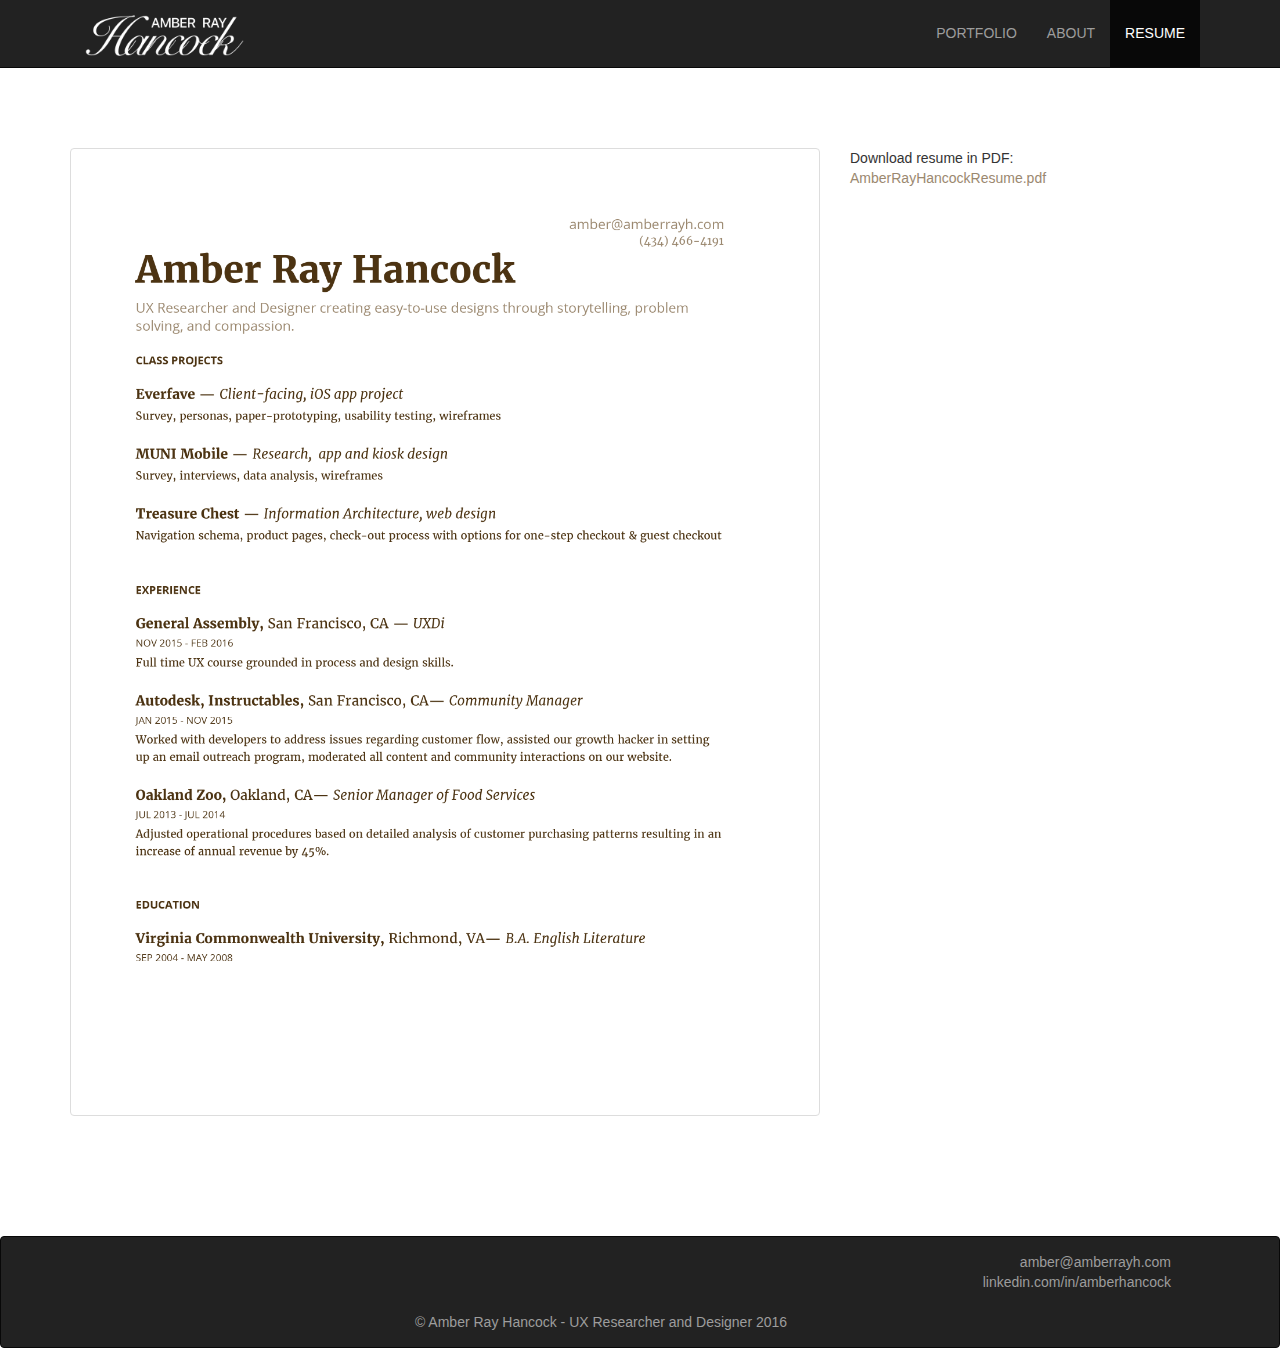
<file: resume.html>
<!DOCTYPE html>
<html lang="en">
  <head>
    <meta charset="utf-8">
    <meta http-equiv="X-UA-Compatible" content="IE=edge">
    <meta name="viewport" content="width=device-width, initial-scale=1">
    <!-- The above 3 meta tags *must* come first in the head; any other head content must come *after* these tags -->
    <meta name="description" content="">
    <meta name="author" content="">

    <title>Amber's Website</title>

    <!-- Bootstrap core CSS -->
    <link href="bootstrap.min.css" rel="stylesheet">
    <link href="amber.css" rel="stylesheet">
  </head>

  <body>

    <nav class="navbar navbar-inverse navbar-static-top">
      <div class="container">
        <div class="navbar-header">
          <div class="col-sm-6">
            <button type="button" class="navbar-toggle collapsed" data-toggle="collapse" data-target="#navbar" aria-expanded="false" aria-controls="navbar">
              <span class="sr-only">Toggle navigation</span>
              <span class="icon-bar"></span>
              <span class="icon-bar"></span>
              <span class="icon-bar"></span>
            </button>
            <a class="navbar-brand" href="/"><img id="Signature" src="images/Signature4.png" width="159.375" height="40.969" ></a>
          </div>
        </div>
        <div id="navbar" class="collapse navbar-collapse">
          <ul class="nav navbar-nav pull-right" style="padding-right: 10px;">
            <li><a href="/">PORTFOLIO</a></li>
            <li><a href="/about">ABOUT</a></li>
            <li class="active"><a href="/resume">RESUME</a></li>
          </ul>
        </div><!--/.nav-collapse -->
      </div>
    </nav>

    <div class="container">
      <div class="portfolio">
        <div class="row">
<!--           <div class="clearfix">
            <h1 class="col-md-12" style="text-align: left;">RESUME</h1>
          </div> -->
<!--           <br> --><br>
          <div class="container">
            <div class="row">
              <div class="col-md-8" style="text-align: left;">
                <a style="color: #9b886f;"href="AmberRayHancockResume.pdf">
                  <img src="images/AmberRayHancockResume.png" width="100%" class="img-thumbnail">
                </a>
              </div>
              <div class="col-md-4" style="text-align: left;">
                Download resume in PDF: <br>
              <a style="color: #9b886f;"href="AmberRayHancockResume.pdf">AmberRayHancockResume.pdf</a>
              </div>
  
            </div>
          </div>
          
<br>
<br>
<br>
<br>
    
        </div><!-- /.container -->
      </div><!-- /.portfolio -->
    </div><!-- /.container -->


<div class="navbar navbar-inverse navbar-static-bottom" id="footer">
  <div class="navbar-text container">
    <div class="row">
      <div class="col-md-6" style="text-align: left">
      </div>    
      <div class="col-md-6" style="text-align: right">
        <a style="color: #9d9d9d" href="mailto:amber@amberrayh.com" target="_blank">amber@amberrayh.com</a><br>
        <a style="color: #9d9d9d" target="_blank" href="http://linkedin.com/in/amberhancock">
          linkedin.com/in/amberhancock 
        </a>  
      </div>
    </div>

    <div class="row">
      <div class="col-md-12">
      <br>
        <center>
          © Amber Ray Hancock - UX Researcher and Designer 2016
        </center>
      </div>
    </div>
  </div>
</div>

    <!-- Bootstrap core JavaScript
    ================================================== -->
    <!-- Placed at the end of the document so the pages load faster -->
    <script src="https://ajax.googleapis.com/ajax/libs/jquery/1.11.3/jquery.min.js"></script>
    <script src="bootstrap.min.js"></script>
  </body>
</html>
</file>
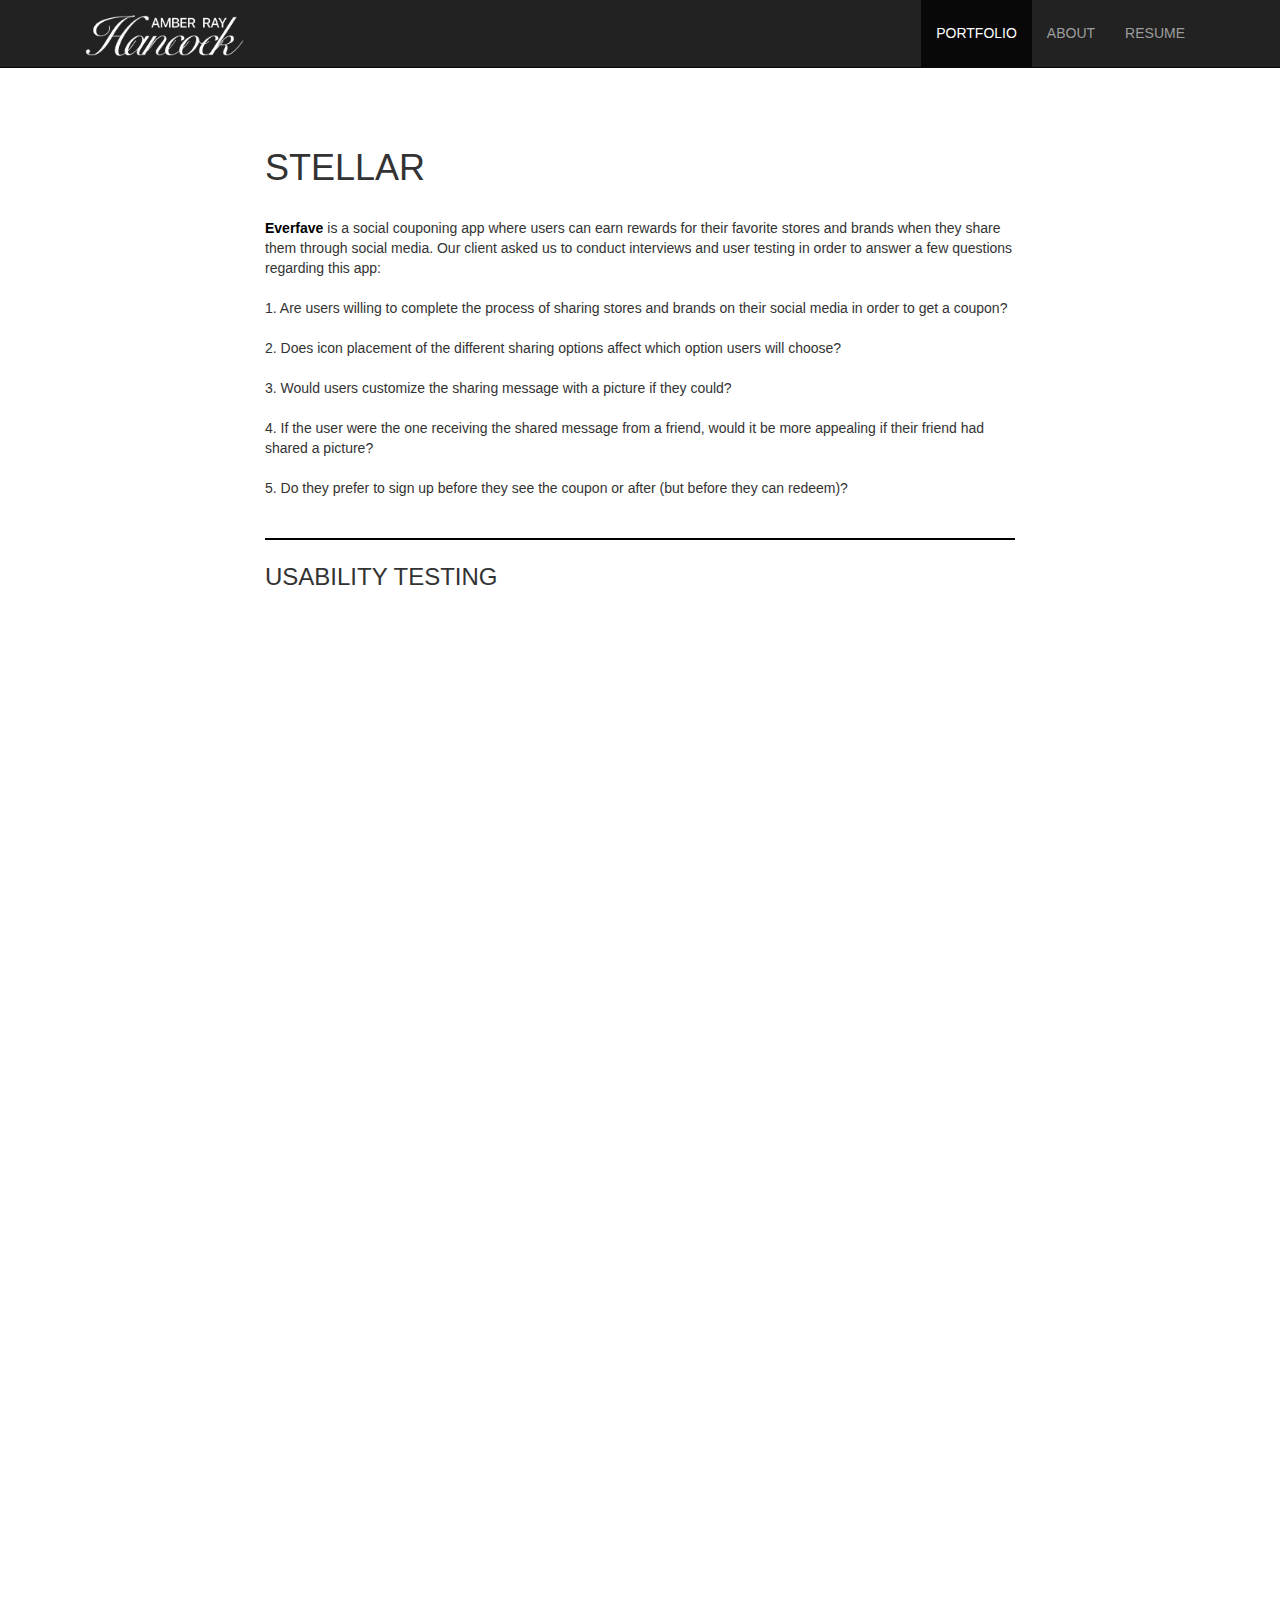
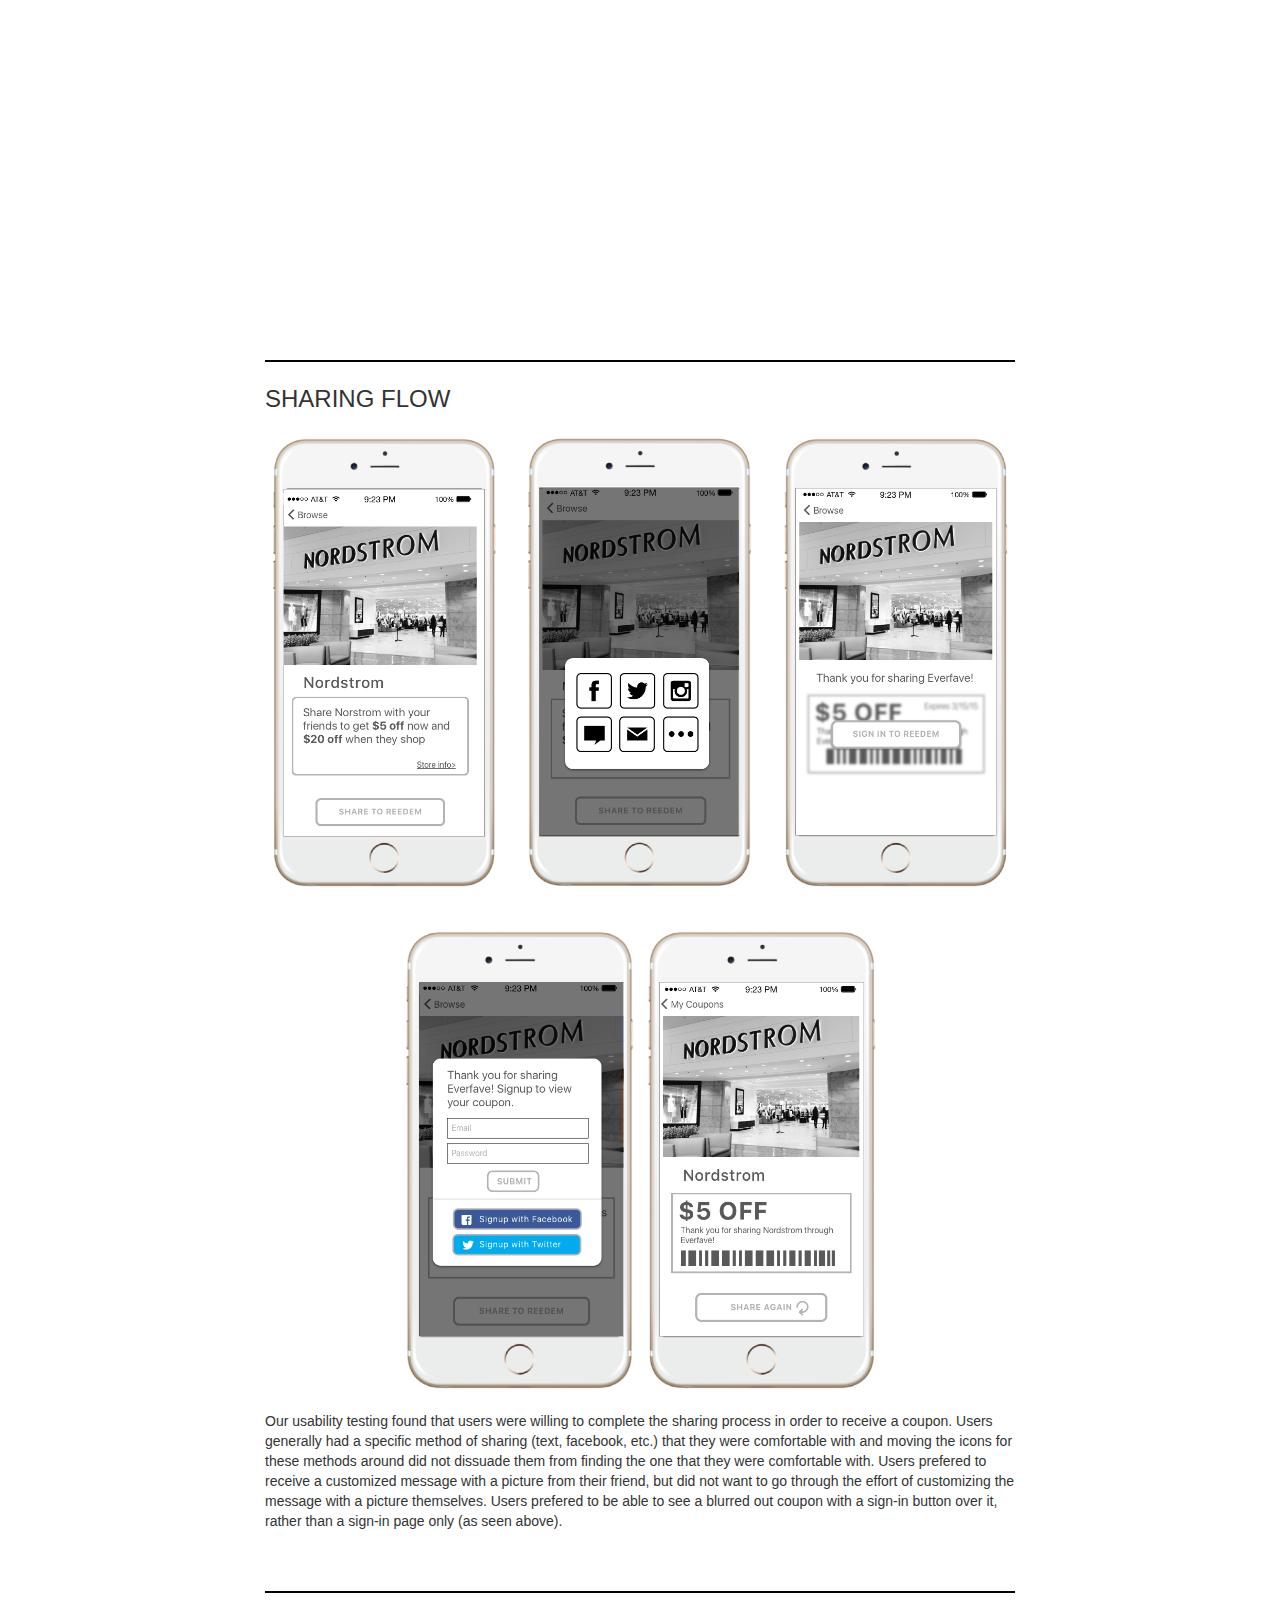
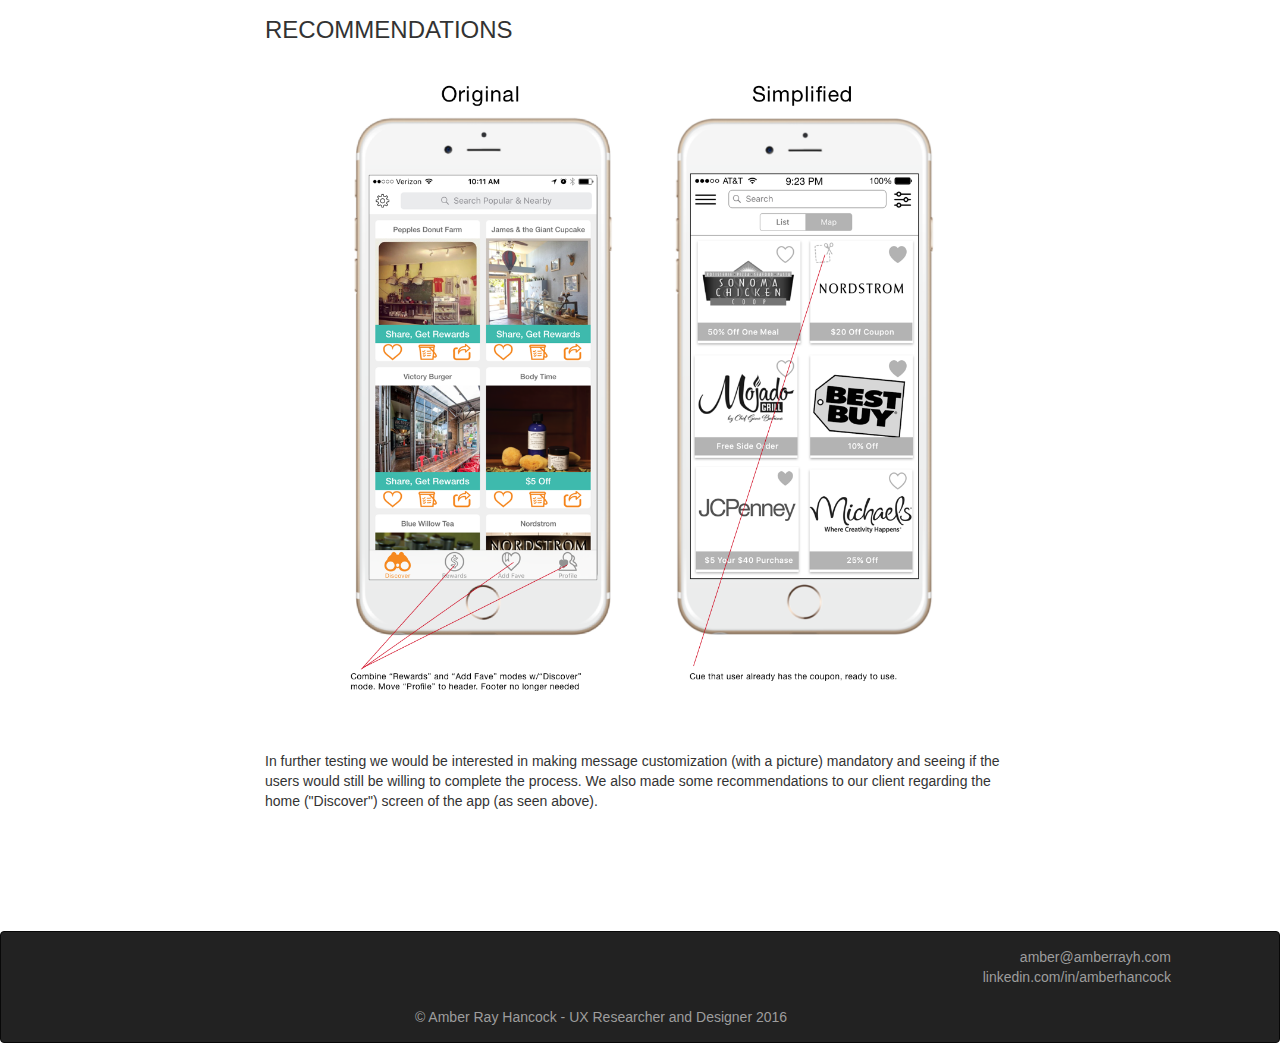
<file: stellar.html>
<!DOCTYPE html>
<html lang="en">
  <head>
    <meta charset="utf-8">
    <meta http-equiv="X-UA-Compatible" content="IE=edge">
    <meta name="viewport" content="width=device-width, initial-scale=1">
    <!-- The above 3 meta tags *must* come first in the head; any other head content must come *after* these tags -->
    <meta name="description" content="">
    <meta name="author" content="">

    <title>Amber's Website</title>

    <!-- Bootstrap core CSS -->
    <link href="bootstrap.min.css" rel="stylesheet">
    <link href="amber.css" rel="stylesheet">
  </head>

  <body>

    <nav class="navbar navbar-inverse navbar-static-top">
      <div class="container">
        <div class="navbar-header">
          <div class="col-sm-6">
            <button type="button" class="navbar-toggle collapsed" data-toggle="collapse" data-target="#navbar" aria-expanded="false" aria-controls="navbar">
              <span class="sr-only">Toggle navigation</span>
              <span class="icon-bar"></span>
              <span class="icon-bar"></span>
              <span class="icon-bar"></span>
            </button>
            <a class="navbar-brand" href="/"><img id="Signature" src="images/Signature4.png" width="159.375" height="40.969" ></a>
          </div>
        </div>
        <div id="navbar" class="collapse navbar-collapse">
          <ul class="nav navbar-nav pull-right" style="padding-right: 10px;">
            <li class="active"><a href="/">PORTFOLIO</a></li>
            <li><a href="/about">ABOUT</a></li>
            <li><a href="/resume">RESUME</a></li>
          </ul>
        </div><!--/.nav-collapse -->
      </div>
    </nav>

    <div class="container">
      <div class="portfolio">
        
        <div class="row">
          <h1 class="col-md-8 col-md-offset-2" style="text-align: left;">STELLAR</h1>
          <br><br>
        </div>    
        
        <div class="row">
          <div class="col-md-8 col-md-offset-2" style="text-align: left;">
            <div class="project-description">
              <br>
              <a class="project-description" target="_blank" href="https://itunes.apple.com/us/app/everfave/id938004503"><strong>Everfave</strong></a> is a social couponing app where users can earn rewards for their favorite stores and brands when they share them through social media. Our client asked us to conduct interviews and user testing in order to answer a few questions regarding this app:
              <br><br>
              1. Are users willing to complete the process of sharing stores and brands on their social media in order to get a coupon?
              <br><br>
              2. Does icon placement of the different sharing options affect which option users will choose?
              <br><br>
              3. Would users customize the sharing message with a picture if they could?
              <br><br>
              4. If the user were the one receiving the shared message from a friend, would it be more appealing if their friend had shared a picture?
              <br><br>
              5. Do they prefer to sign up before they see the coupon or after (but before they can redeem)?
              <br><br>
            </div>
              <hr>
          </div>
        </div>   

        <div class="row">
          <div class="col-md-8 col-md-offset-2" style="text-align: left;">
            <div class="project-title" style="font-size: 24px";>
              USABILITY TESTING
            </div>
          </div>
        </div>  

        <br>

        <div class="row">
          <div class="col-md-8 col-md-offset-2" style="text-align: left;">
            <div class="embed-responsive embed-responsive-16by9">
              <iframe width="420" height="315" src="https://www.youtube.com/embed/DAf5buXBdac" frameborder="0" allowfullscreen></iframe>
            </div>
              <br>
            <div class="embed-responsive embed-responsive-16by9">
              <iframe width="560" height="315" src="https://www.youtube.com/embed/skanPtNrgnw" frameborder="0" allowfullscreen></iframe>
            </div>
              <br>
            <div class="embed-responsive embed-responsive-16by9">
              <iframe width="560" height="315" src="https://www.youtube.com/embed/M5IDX9cBwLI" frameborder="0" allowfullscreen></iframe>
            </div>
              <br>
              <hr>  
           </div> 
        </div>

        <div class="row">
          <div class="col-md-8 col-md-offset-2" style="text-align: left;">
            <div class="project-title" style="font-size: 24px";>
              SHARING FLOW
            </div>
          </div>
        </div>   
          <br>
        <div class="row">
          <div class="col-md-8 col-md-offset-2" style="text-align: left;">
           <img src="images/EverfaveScreens1.png" width="100%">
          </div>
        </div>
            <br><br>
        <div class="row">
          <div class="col-md-8 col-md-offset-2" style="text-align: center;">
           <img src="images/EverfaveScreens2.png" width="65%">
          </div>
        </div>
        <br>
        <div class="row">
          <div class="col-md-8 col-md-offset-2" style="text-align: left;">
            <div class="project-description">
              Our usability testing found that users were willing to complete the sharing process in order to receive a coupon. Users generally had a specific method of sharing (text, facebook, etc.) that they were comfortable with and moving the icons for these methods around did not dissuade them from finding the one that they were comfortable with. Users prefered to receive a customized message with a picture from their friend, but did not want to go through the effort of customizing the message with a picture themselves. Users prefered to be able to see a blurred out coupon with a sign-in button over it, rather than a sign-in page only (as seen above).       
              <br><br>
            </div>
            <br>
            <hr>
          </div>
        </div>
        
        <div class="row">
          <div class="col-md-8 col-md-offset-2" style="text-align: left;">
            <div class="project-title" style="font-size: 24px";>
              RECOMMENDATIONS
            </div>
          </div>
        </div>   
          <br>

        <div class="row">
          <div class="col-md-8 col-md-offset-2" style="text-align: center;">
           <img src="images/DiscoverOriginal.png" width="100%">
          </div>
        </div>
        <br>

        <div class="row">
          <div class="col-md-8 col-md-offset-2" style="text-align: left;">
            <div class="project-description">
              In further testing we would be interested in making message customization (with a picture) mandatory and seeing if the users would still be willing to complete the process. We also made some recommendations to our client regarding the home ("Discover") screen of the app (as seen above).   
              <br><br>
            </div>
            <br>
          </div>
        </div>
              <br>
              <br> 

      </div><!-- /.portfolio -->
    </div><!-- /.container -->


<div class="navbar navbar-inverse navbar-static-bottom" id="footer">
  <div class="navbar-text container">
    <div class="row">
      <div class="col-md-6" style="text-align: left">
      </div>    
      <div class="col-md-6" style="text-align: right">
        <a style="color: #9d9d9d" href="mailto:amber@amberrayh.com" target="_blank">amber@amberrayh.com</a><br>
        <a style="color: #9d9d9d" target="_blank" href="http://linkedin.com/in/amberhancock">
          linkedin.com/in/amberhancock 
        </a>  
      </div>
    </div>

    <div class="row">
      <div class="col-md-12">
      <br>
        <center>
          © Amber Ray Hancock - UX Researcher and Designer 2016
        </center>
      </div>
    </div>
  </div>
</div>

    <!-- Bootstrap core JavaScript
    ================================================== -->
    <!-- Placed at the end of the document so the pages load faster -->
    <script src="https://ajax.googleapis.com/ajax/libs/jquery/1.11.3/jquery.min.js"></script>
    <script src="bootstrap.min.js"></script>
  </body>
</html>
</file>
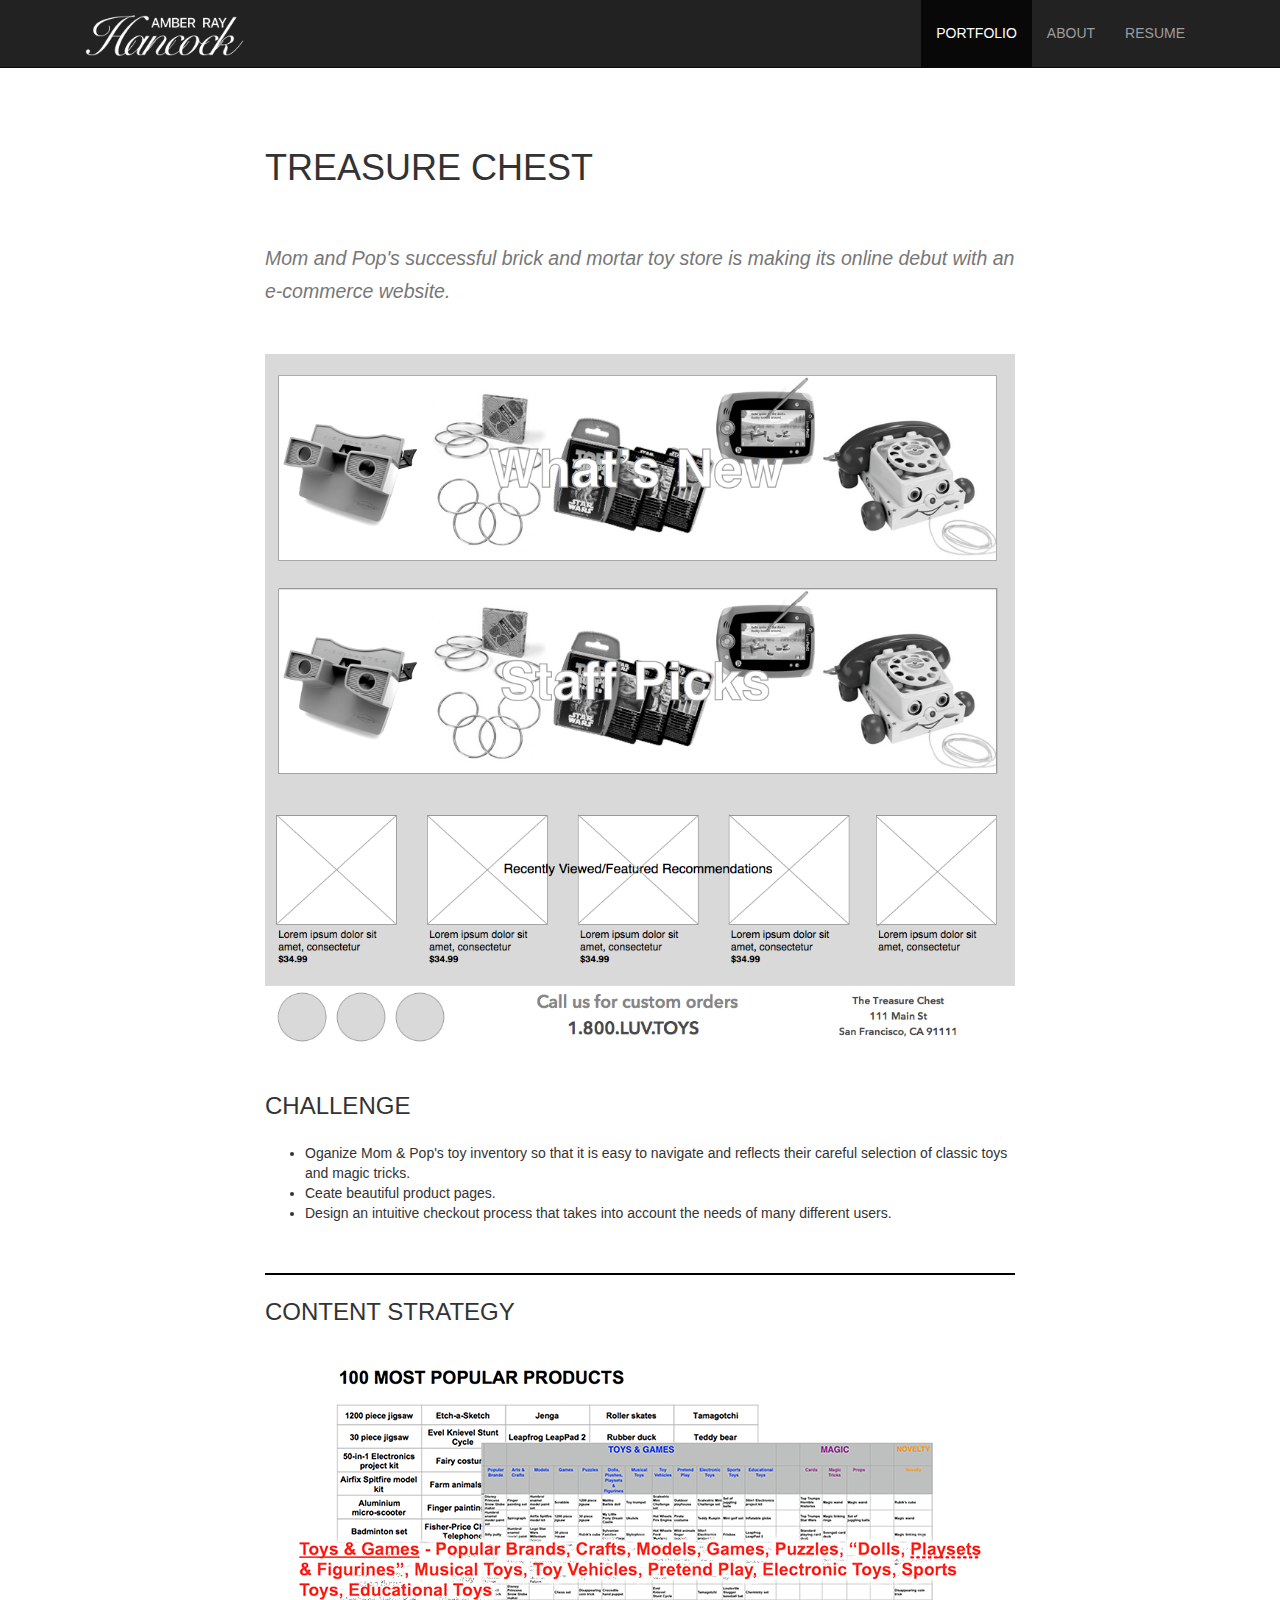
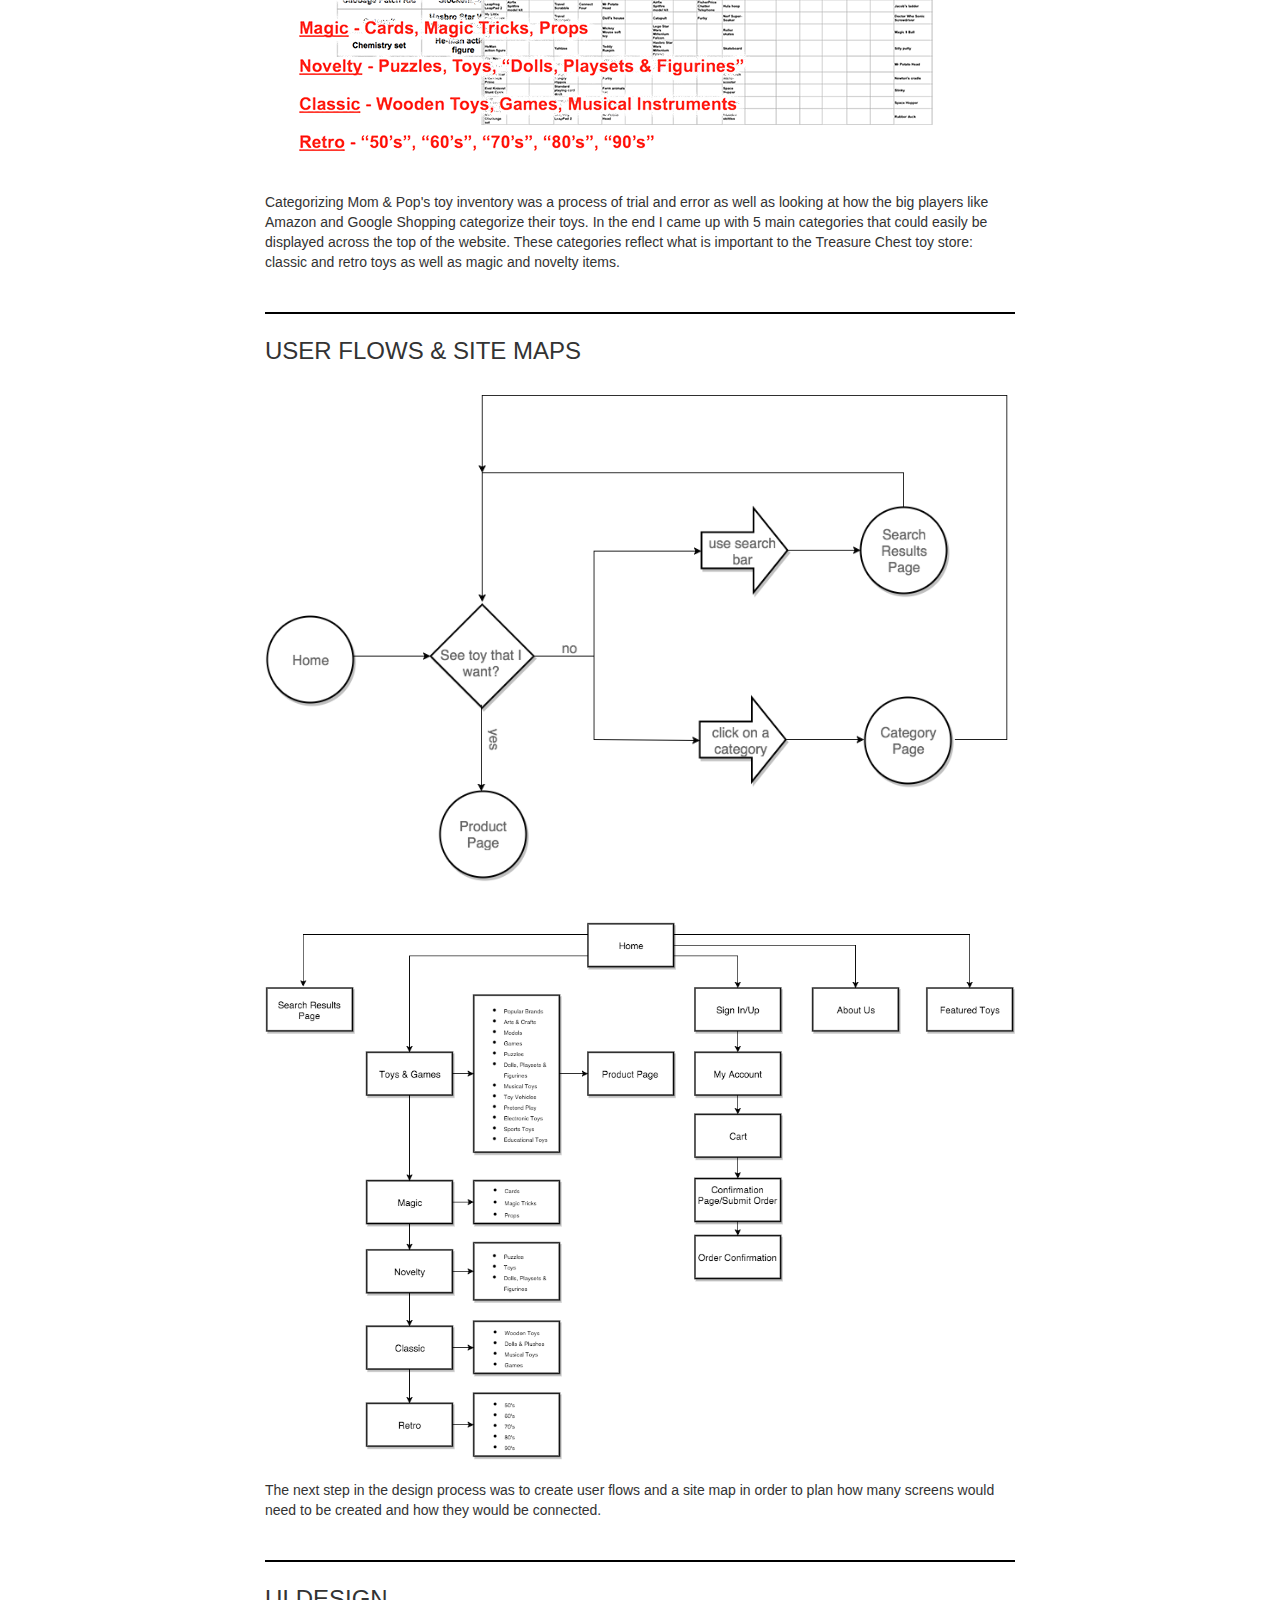
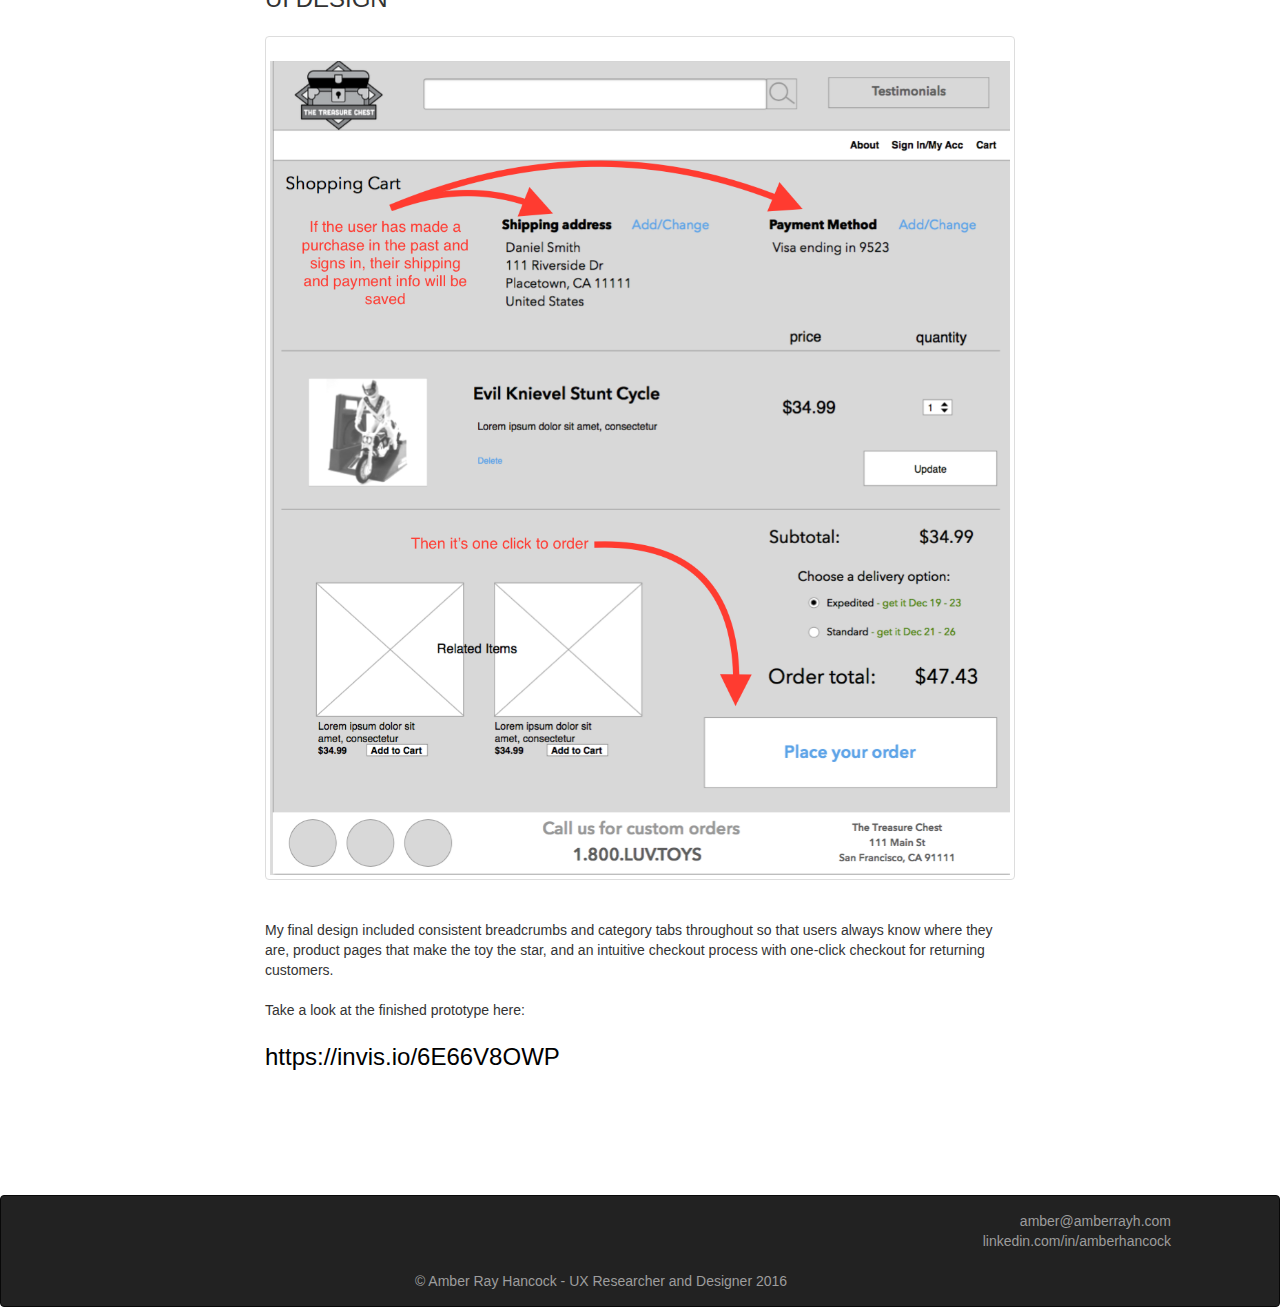
<file: treasurechest.html>
<!DOCTYPE html>
<html lang="en">
  <head>
    <meta charset="utf-8">
    <meta http-equiv="X-UA-Compatible" content="IE=edge">
    <meta name="viewport" content="width=device-width, initial-scale=1">
    <!-- The above 3 meta tags *must* come first in the head; any other head content must come *after* these tags -->
    <meta name="description" content="">
    <meta name="author" content="">

    <title>Amber's Website</title>

    <!-- Bootstrap core CSS -->
    <link href="bootstrap.min.css" rel="stylesheet">
    <link href="amber.css" rel="stylesheet">
  </head>

  <body>

    <nav class="navbar navbar-inverse navbar-static-top">
      <div class="container">
        <div class="navbar-header">
          <div class="col-sm-6">
            <button type="button" class="navbar-toggle collapsed" data-toggle="collapse" data-target="#navbar" aria-expanded="false" aria-controls="navbar">
              <span class="sr-only">Toggle navigation</span>
              <span class="icon-bar"></span>
              <span class="icon-bar"></span>
              <span class="icon-bar"></span>
            </button>
            <a class="navbar-brand" href="/"><img id="Signature" src="images/Signature4.png" width="159.375" height="40.969" ></a>
          </div>
        </div>
        <div id="navbar" class="collapse navbar-collapse">
          <ul class="nav navbar-nav pull-right" style="padding-right: 10px;">
            <li class="active"><a href="/">PORTFOLIO</a></li>
            <li><a href="/about">ABOUT</a></li>
            <li><a href="/resume">RESUME</a></li>
          </ul>
        </div><!--/.nav-collapse -->
      </div>
    </nav>

    <div class="container">
      <div class="portfolio">
        <div class="row">
          <h1 class="col-md-8 col-md-offset-2" style="text-align: left;">TREASURE CHEST</h1>
          <br><br>
        </div>    
        
        <div class="row">
          <div class="col-md-8 col-md-offset-2" style="text-align: left;">
            <div class="project-description">
              <br>
              <h2><small><em>Mom and Pop's successful brick and mortar toy store is making its online debut with an e-commerce website.</em></small></h2>
              <br><br>
            </div>
          </div>
        </div>  

        <div class="row">
          <div class="col-md-8 col-md-offset-2">
            <img src="images/TC_Homepage.png" width="100%">
          </div>
        </div>
<br> <br>
        <div class="row">
          <div class="col-md-8 col-md-offset-2" style="text-align: left;">
            <div class="project-title" style="font-size: 24px";>
              CHALLENGE
            </div>
          </div>
        </div>  
        
        <div class="row">
          <div class="col-md-8 col-md-offset-2" style="text-align: left;">
            <div class="project-description">
              <br>

              <ul>
                  <li>Oganize Mom & Pop's toy inventory so that it is easy to navigate and reflects their careful selection of classic toys and magic tricks. </li>
                  <li>Ceate beautiful product pages. </li>
                  <li>Design an intuitive checkout process that takes into account the needs of many different users.</li>
              </ul>
              <br>
            </div>
            <hr>
          </div> 
        </div>

        <div class="row">
          <div class="col-md-8 col-md-offset-2" style="text-align: left;">
            <div class="project-title" style="font-size: 24px";>
              CONTENT STRATEGY
            </div>
              <br>
          </div>
        </div>  

        <div class="row">
          <div class="col-md-8 col-md-offset-2" style="text-align: left;">
            <img src="images/TC_Categorization.png" width="100%">
          </div>
        </div>
        <br>
        <div class="row">
          <div class="col-md-8 col-md-offset-2" style="text-align: left;">
            <div class="project-description">
              <br>
              Categorizing Mom & Pop's toy inventory was a process of trial and error as well as looking at how the big players like Amazon and Google Shopping categorize their toys. In the end I came up with 5 main categories that could easily be displayed across the top of the website. These categories reflect what is important to the Treasure Chest toy store: classic and retro toys as well as magic and novelty items.
              <br><br>
            </div>
              <hr>
          </div>
        </div>   

        <div class="row">
          <div class="col-md-8 col-md-offset-2" style="text-align: left;">
            <div class="project-title" style="font-size: 24px";>
              USER FLOWS & SITE MAPS
            </div>
              <br>
          </div>
        </div>   

        <div class="row">
          <div class="col-md-8 col-md-offset-2" style="text-align: left;">
            <img src="images/TC_Flow (4).png"width="100%">
          </div>
        </div>   

        <br><br>

        <div class="row">
          <div class="col-md-8 col-md-offset-2" style="text-align: left;">
            <img src="images/TC_SiteMap copy.png"width="100%">
          </div>
        </div>   

        <div class="row">
          <div class="col-md-8 col-md-offset-2" style="text-align: left;">
            <div class="project-description">
              <br>
              The next step in the design process was to create user flows and a site map in order to plan how many screens would need to be created and how they would be connected.
              <br><br>
            </div>
              <hr>
          </div>
        </div>   
        <div class="row">
          <div class="col-md-8 col-md-offset-2" style="text-align: left;">
            <div class="project-title" style="font-size: 24px";>
              UI DESIGN
            </div>
          </div>
        </div>   
          <br>

        <div class="row">
          <div class="col-md-8 col-md-offset-2" style="text-align: left;">
           <a href="https://invis.io/6E66V8OWP" class="thumbnail">
           <br>
           <img src="images/Checkout.png" width="100%">
           </a>
          </div>
        </div>
          <br>
        
        <div class="row">
          <div class="col-md-8 col-md-offset-2" style="text-align: left;">
            <div class="project-description">
              My final design included consistent breadcrumbs and category tabs throughout so that users always know where they are, product pages that make the toy the star, and an intuitive checkout process with one-click checkout for returning customers.
              <br><br>  
              Take a look at the finished prototype here: 
              <br>
            </div>
          </div>
        </div>

          <br>

        <div class="row">
          <div class="col-md-8 col-md-offset-2" style="text-align: left;">
              <a class="project-title" style="font-size: 24px"; style="color: #9d9d9d" target="_blank" href="https://invis.io/6E66V8OWP">https://invis.io/6E66V8OWP
              </a>  
          </div>
        </div>  
              <br>
              <br>
              <br>
              <br> 

        </div><!-- /.container -->
      </div><!-- /.portfolio -->
    </div><!-- /.container -->


<div class="navbar navbar-inverse navbar-static-bottom" id="footer">
  <div class="navbar-text container">
    <div class="row">
      <div class="col-md-6" style="text-align: left">
      </div>    
      <div class="col-md-6" style="text-align: right">
        <a style="color: #9d9d9d" href="mailto:amber@amberrayh.com" target="_blank">amber@amberrayh.com</a><br>
        <a style="color: #9d9d9d" target="_blank" href="http://linkedin.com/in/amberhancock">
          linkedin.com/in/amberhancock 
        </a>  
      </div>
    </div>

    <div class="row">
      <div class="col-md-12">
      <br>
        <center>
          © Amber Ray Hancock - UX Researcher and Designer 2016
        </center>
      </div>
    </div>
  </div>
</div>

    <!-- Bootstrap core JavaScript
    ================================================== -->
    <!-- Placed at the end of the document so the pages load faster -->
    <script src="https://ajax.googleapis.com/ajax/libs/jquery/1.11.3/jquery.min.js"></script>
    <script src="bootstrap.min.js"></script>
  </body>
</html>
</file>
<file: amber.css>
body {
  background: #ffffff;
}
.portfolio {
  padding: 40px 0px;
  text-align: center;
}

.navbar-nav li a {
	line-height: 37px;
}

.img {
  vertical-align:"bottom"

}

.subtitle {
	text-align: left;
  padding-left: 15px;
}

.title {
	text-align: left;
  padding-left: 15px;
  padding-bottom: 5px;
}
hr {
    border: none;
    height: 2px;
    /* Set the hr color */
    color: #000; /* old IE */
    background-color: #000; /* Modern Browsers */
}

.navbar-static-bottom {
	padding-bottom: 60px;
	margin-bottom: -40px;
}

.about {
  text-align: left;
  padding-left: 15px;
  font-size: 18px;

}
a:hover{
  text-decoration: none;
}
a{
  color: #000;
}

#footer{
  padding-bottom: 0px;
}
</file>
